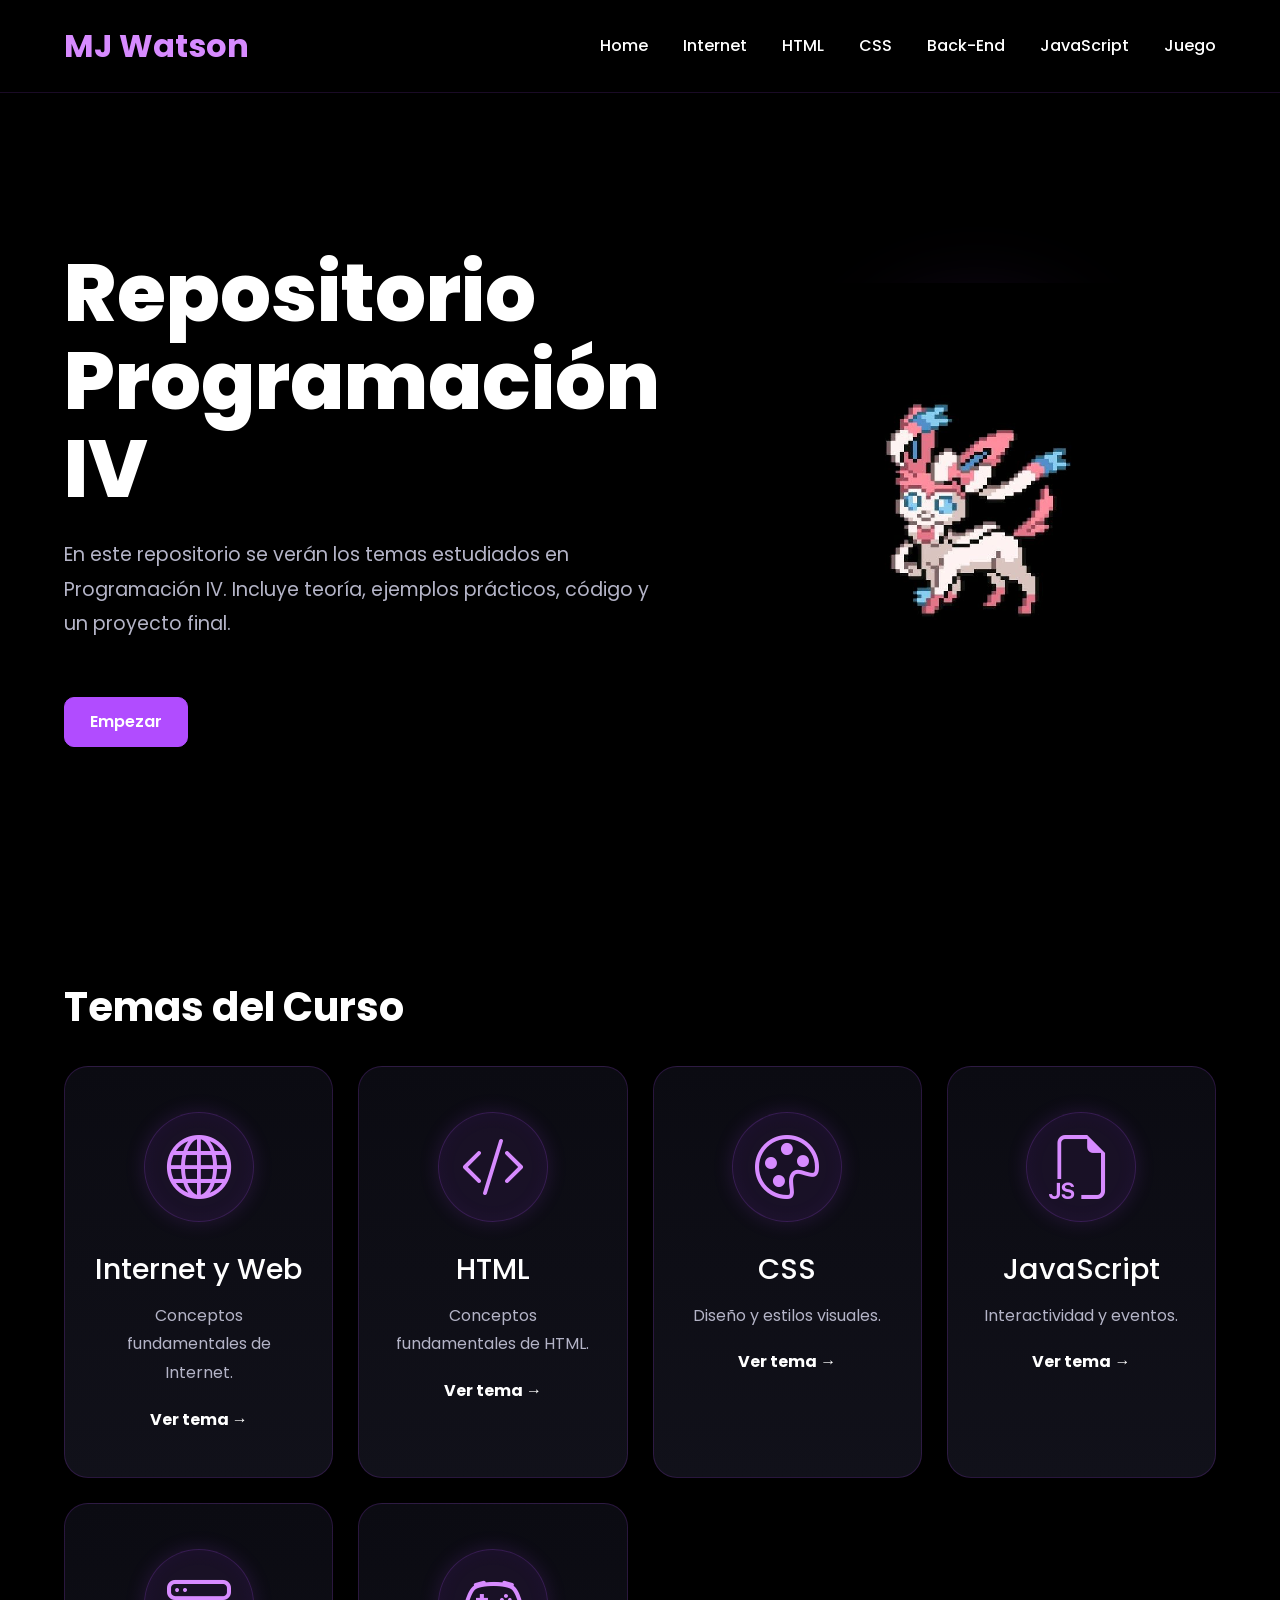
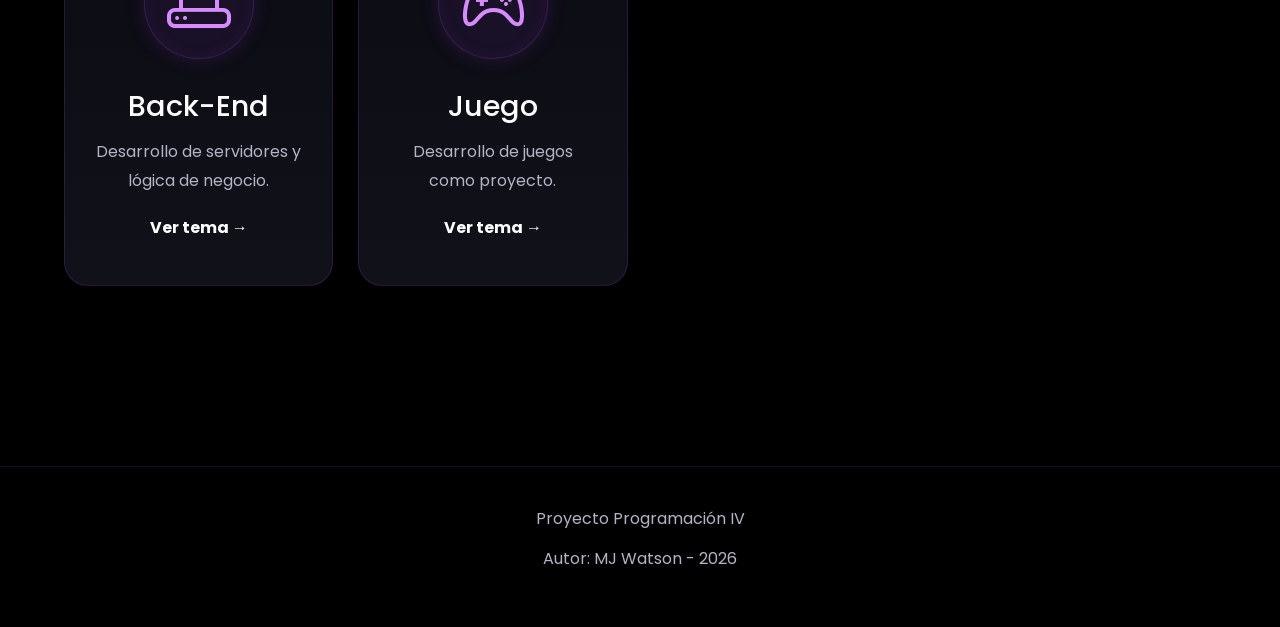
<file: index.html>
<!DOCTYPE html>
<html lang="es">

<head>
    <meta charset="UTF-8">
    <meta name="viewport" content="width=device-width, initial-scale=1.0">
    <title>Repositorio P4</title>
    <link rel="icon" type="image/jpg" href="img/ditto.jpg">
    <link rel="stylesheet" href="https://cdn.jsdelivr.net/npm/bootstrap-icons@1.11.3/font/bootstrap-icons.min.css">
    <link rel="stylesheet" href="https://cdn.jsdelivr.net/npm/bootstrap@5.3.3/dist/css/bootstrap.min.css">
    <link rel="stylesheet" href="css/style.css">
    <script src="https://cdn.jsdelivr.net/npm/bootstrap@5.3.3/dist/js/bootstrap.bundle.min.js" defer></script>
</head>

<body>

    <header class="header">

        <div class="container-custom nav-container">

            <a href="index.html" class="logo">
                MJ Watson
            </a>
            <nav class="nav-links">
                <a href="index.html">Home</a>
                <a href="pages/internet.html">Internet</a>
                <a href="pages/html.html">HTML</a>
                <a href="pages/css.html">CSS</a>
                <a href="pages/backend.html">Back-End</a>
                <a href="pages/javascript.html">JavaScript</a>
                <a href="pages/juego.html">Juego</a>
            </nav>

        </div>

    </header>

    <section class="hero container-custom">

        <div class="hero-text">

            <h1>Repositorio Programación IV</h1>

            <p>
                En este repositorio se verán los temas estudiados en Programación IV.
                Incluye teoría, ejemplos prácticos, código y un proyecto final.
            </p>

            <a href="pages/internet.html" class="btn-custom">
                Empezar
            </a>

        </div>

        <div class="hero-image">
            <img src="img/mi_transexual_fav.jpg" alt="imagen_inicio">
        </div>

    </section>

    <section class="content-section container-custom">

        <h2 class="section-title">
            Temas del Curso
        </h2>
        <div class="card-grid">

            <a href="pages/internet.html" class="card-link">
                <div class="card-dark">
                    <i class="bi bi-globe icon-card"></i>
                    <h3>Internet y Web</h3>
                    <p>
                        Conceptos fundamentales de Internet.
                    </p>
                    <b> Ver tema →</b>
                </div>
            </a>
            <a href="pages/html.html" class="card-link">
                <div class="card-dark">
                    <i class="bi bi-code-slash icon-card"></i>
                    <h3>HTML</h3>
                    <p>
                        Conceptos fundamentales de HTML.
                    </p>
                    <b> Ver tema →</b>
                </div>
            </a>

            <a href="pages/css.html" class="card-link">
                <div class="card-dark">
                    <i class="bi bi-palette icon-card"></i>
                    <h3>CSS</h3>
                    <p>
                        Diseño y estilos visuales.
                    </p>
                    <b> Ver tema →</b>
                </div>
            </a>
            <a href="pages/javascript.html" class="card-link">
                <div class="card-dark">
                    <i class="bi bi-filetype-js icon-card"></i>
                    <h3>JavaScript</h3>
                    <p>Interactividad y eventos.</p>
                    <b> Ver tema →</b>
                </div>
            </a>
            <a href="pages/backend.html" class="card-link">
                <div class="card-dark">
                    <i class="bi bi-hdd-rack icon-card"></i>
                    <h3>Back-End</h3>
                    <p>Desarrollo de servidores y lógica de negocio.</p>
                    <b> Ver tema →</b>
                </div>
            </a>
            <a href="pages/juego.html" class="card-link">
                <div class="card-dark">
                    <i class="bi bi-controller icon-card"></i>
                    <h3>Juego</h3>
                    <p>Desarrollo de juegos como proyecto.</p>
                    <b> Ver tema →</b>
                </div>
            </a>
        </div>

    </section>

    <footer class="footer">
        <p>Proyecto Programación IV
        </p>
        <p>Autor: MJ Watson - 2026</p>
    </footer>

</body>

</html>
</file>
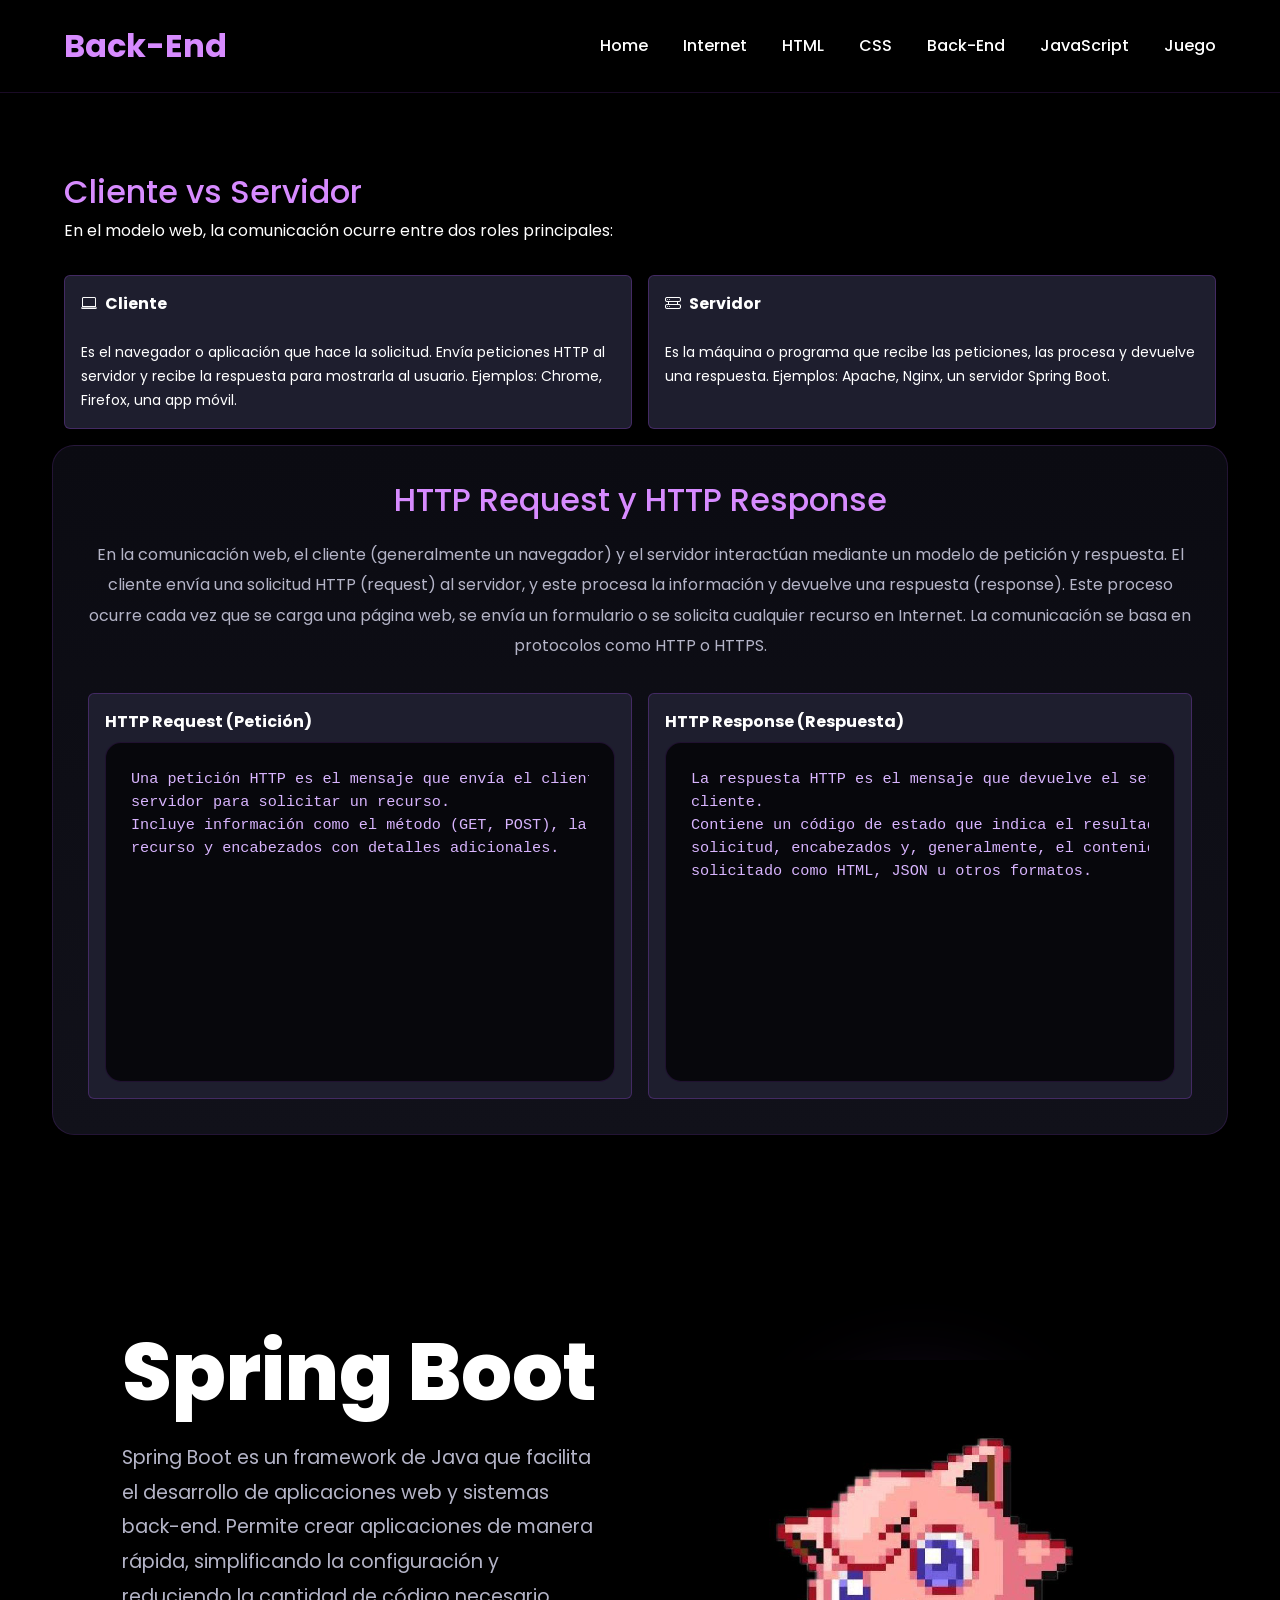
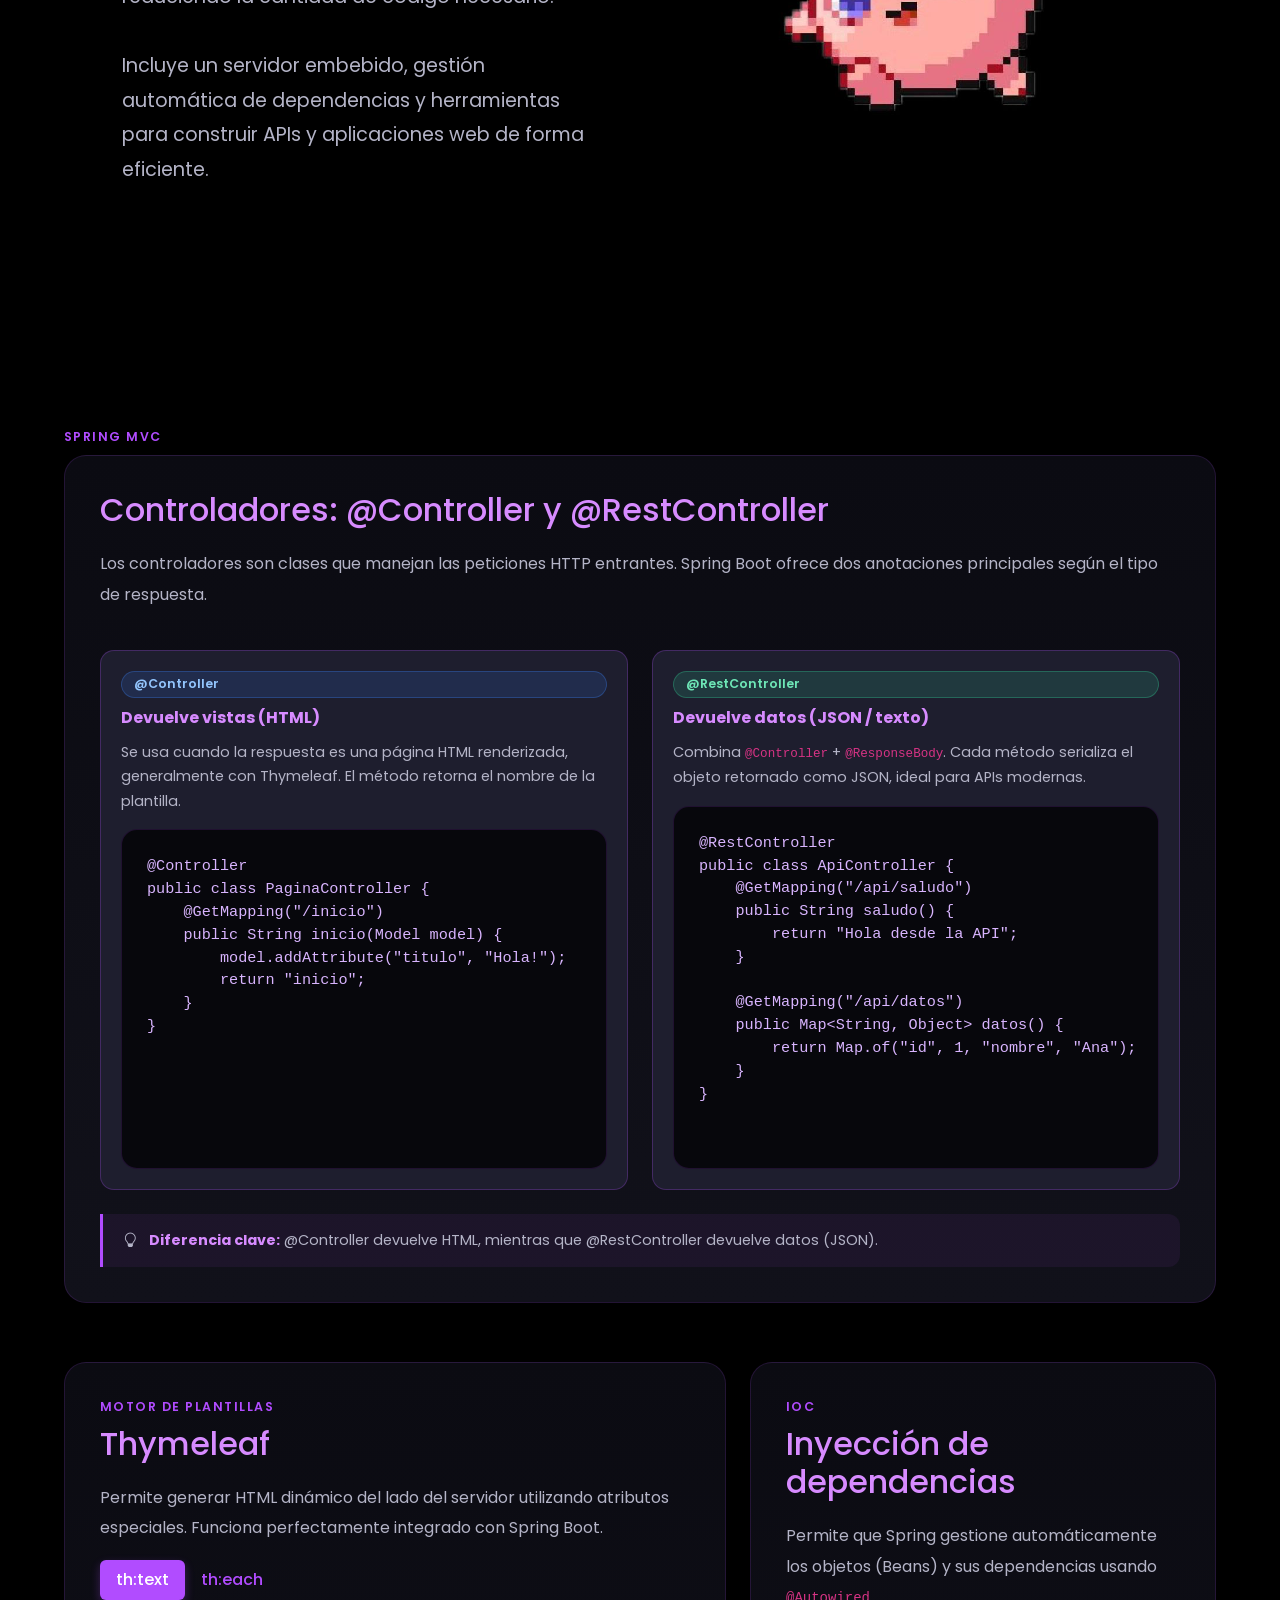
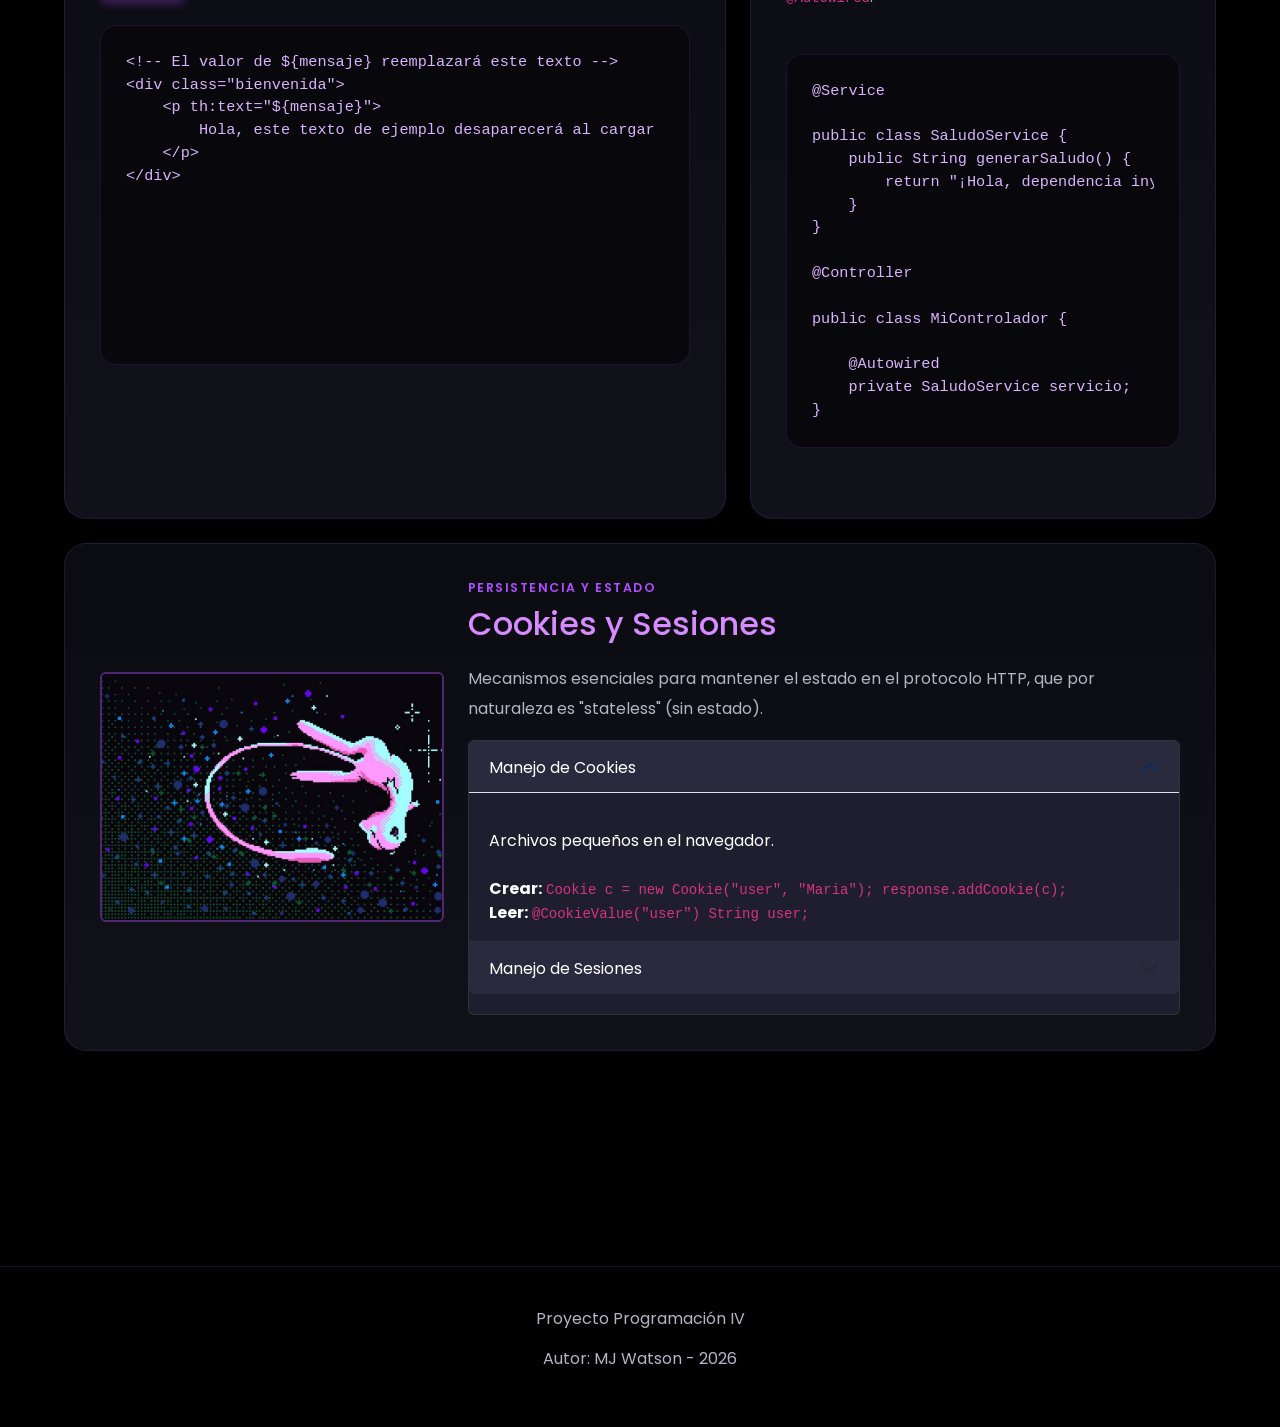
<file: pages/backend.html>
<!DOCTYPE html>
<html lang="es">

<head>
    <meta charset="UTF-8">
    <meta name="viewport" content="width=device-width, initial-scale=1.0">
    <title>Repositorio P4</title>
    <link rel="icon" type="image/jpg" href="../img/ditto.jpg">


    <link rel="stylesheet" href="https://cdn.jsdelivr.net/npm/bootstrap@5.3.3/dist/css/bootstrap.min.css">
    <link rel="stylesheet" href="https://cdn.jsdelivr.net/npm/bootstrap-icons@1.11.3/font/bootstrap-icons.min.css">
    <link rel="stylesheet" href="../css/style.css">
    <script src="https://cdn.jsdelivr.net/npm/bootstrap@5.3.3/dist/js/bootstrap.bundle.min.js" defer></script>
</head>

<body>

    <header class="header">

        <div class="container-custom nav-container">

            <a href="../index.html" class="logo">
                Back-End
            </a>

            <nav class="nav-links">
                <a href="../index.html">Home</a>
                <a href="internet.html">Internet</a>
                <a href="html.html">HTML</a>
                <a href="css.html">CSS</a>
                <a href="backend.html">Back-End</a>
                <a href="javascript.html">JavaScript</a>
                <a href="juego.html">Juego</a>
            </nav>

        </div>

    </header>

    <section class="content-section container-custom">
        <h2 class=" bg-purple">Cliente vs Servidor</h2>
        <p>En el modelo web, la comunicación ocurre entre dos roles principales:</p>
        <div class="row g-3 mt-2 align-items-stretch">
            <div class="col-md-6">
                <div class="mb-0 p-3 rounded h-100" style="background:#1e1e2e; border:1px solid rgba(177,76,255,0.25);">
                    <strong><i class="bi bi-laptop me-2"></i>Cliente</strong><br></br> <small>Es el navegador o
                        aplicación
                        que hace la solicitud. Envía peticiones HTTP al servidor y
                        recibe la respuesta para mostrarla al usuario. Ejemplos: Chrome, Firefox, una app
                        móvil.</small>
                </div>
            </div>
            <div class="col-md-6">
                <div class="mb-0 p-3 rounded h-100" style="background:#1e1e2e; border:1px solid rgba(177,76,255,0.25);">
                    <strong><i class="bi bi-hdd-rack me-2"></i>Servidor</strong><br><br>
                    <small>Es la máquina o programa que recibe las peticiones, las procesa y devuelve una
                        respuesta. Ejemplos: Apache, Nginx, un servidor Spring Boot.</small>
                </div>
            </div>
        </div>

        <div class="row align-items-center mt-3">
            <div class="content-box">
                <h2 class="text-center">HTTP Request y HTTP Response</h2>
                <p class="text-center">
                    En la comunicación web, el cliente (generalmente un navegador) y el servidor interactúan mediante un
                    modelo de petición y respuesta.
                    El cliente envía una solicitud HTTP (request) al servidor, y este procesa la información y devuelve
                    una respuesta (response). Este proceso ocurre cada vez que se carga una página web, se envía un
                    formulario o se solicita
                    cualquier recurso en Internet.
                    La comunicación se basa en protocolos como HTTP o HTTPS.
                </p>
                <div class="row g-3 mt-2 align-items-stretch">
                    <div class="col-md-6">
                        <div class="mb-0 p-3 rounded h-100"
                            style="background:#1e1e2e; border:1px solid rgba(177,76,255,0.25);">
                            <strong>HTTP Request (Petición)</strong>
                            <div class="code-box mt-2">
                                <pre>
Una petición HTTP es el mensaje que envía el cliente al 
servidor para solicitar un recurso. 
Incluye información como el método (GET, POST), la ruta del 
recurso y encabezados con detalles adicionales.
</pre>
                            </div>
                        </div>
                    </div>
                    <div class="col-md-6">
                        <div class="mb-0 p-3 rounded h-100"
                            style="background:#1e1e2e; border:1px solid rgba(177,76,255,0.25);">
                            <strong>HTTP Response (Respuesta)</strong>
                            <div class="code-box mt-2">
                                <pre>
La respuesta HTTP es el mensaje que devuelve el servidor al 
cliente. 
Contiene un código de estado que indica el resultado de la 
solicitud, encabezados y, generalmente, el contenido 
solicitado como HTML, JSON u otros formatos.
</pre>
                            </div>
                        </div>
                    </div>
                </div>
            </div>
        </div>
        <section class="hero container-custom">

            <div class="hero-text">

                <h1>Spring Boot</h1>

                <p>

                    Spring Boot es un framework de Java que facilita el desarrollo de aplicaciones web y sistemas
                    back-end.
                    Permite crear aplicaciones de manera rápida, simplificando la configuración y reduciendo la cantidad
                    de código necesario.
                </p>

                <p>
                    Incluye un servidor embebido, gestión automática de dependencias y herramientas para construir APIs
                    y aplicaciones web de forma eficiente.
                </p>

            </div>
            <div class="hero-image">
                <img src="../img/jigglypuff.jpg" alt="imagen_jigglypuff">
            </div>
        </section>
        <div class="section-label mt-5">Spring MVC</div>

        <div class="content-box">
            <h2>Controladores: @Controller y @RestController</h2>
            <p>Los controladores son clases que manejan las peticiones HTTP entrantes. Spring Boot ofrece dos
                anotaciones principales según el tipo de respuesta.</p>

            <div class="row g-4 align-items-stretch mt-3">
                <div class="col-md-6">
                    <div class="inner-card h-100 d-flex flex-column">
                        <span class="diff-badge controller mb-2">@Controller</span>
                        <strong>Devuelve vistas (HTML)</strong>
                        <p class="flex-grow-1">Se usa cuando la respuesta es una página HTML renderizada, generalmente
                            con Thymeleaf. El método retorna el nombre de la plantilla.</p>
                        <div class="code-box mt-auto h-100">
                            <pre class="m-0 h-100">@Controller
public class PaginaController {
    @GetMapping("/inicio")
    public String inicio(Model model) {
        model.addAttribute("titulo", "Hola!");
        return "inicio";
    }
}</pre>
                        </div>
                    </div>
                </div>

                <div class="col-md-6">
                    <div class="inner-card h-100 d-flex flex-column">
                        <span class="diff-badge rest mb-2">@RestController</span>
                        <strong>Devuelve datos (JSON / texto)</strong>
                        <p class="flex-grow-1">Combina <code>@Controller</code> + <code>@ResponseBody</code>. Cada
                            método serializa el objeto retornado como JSON, ideal para APIs modernas.</p>
                        <div class="code-box mt-auto h-100">
                            <pre class="m-0 h-100">@RestController
public class ApiController {
    @GetMapping("/api/saludo")
    public String saludo() {
        return "Hola desde la API";
    }

    @GetMapping("/api/datos")
    public Map&lt;String, Object&gt; datos() {
        return Map.of("id", 1, "nombre", "Ana");
    }
}</pre>
                        </div>
                    </div>
                </div>
            </div>

            <div class="tip-box mt-4">
                <i class="bi bi-lightbulb me-2"></i>
                <strong style="color:var(--primary2)">Diferencia clave:</strong> @Controller devuelve HTML, mientras que
                @RestController devuelve datos (JSON).
            </div>
        </div>

        <div class="row g-4 mt-2">
            <div class="col-md-7">
                <div class="content-box h-100">
                    <div class="section-label">Motor de plantillas</div>
                    <h2>Thymeleaf</h2>
                    <p>Permite generar HTML dinámico del lado del servidor utilizando atributos especiales. Funciona
                        perfectamente integrado con Spring Boot.</p>

                    <ul class="nav nav-pills mb-3" id="pills-tab" role="tablist">
                        <li class="nav-item" role="presentation">
                            <button class="nav-link active" data-bs-toggle="pill" data-bs-target="#pills-text"
                                type="button">th:text</button>
                        </li>
                        <li class="nav-item" role="presentation">
                            <button class="nav-link" data-bs-toggle="pill" data-bs-target="#pills-each"
                                type="button">th:each</button>
                        </li>
                    </ul>
                    <div class="tab-content" id="pills-tabContent">
                        <div class="tab-pane fade show active" id="pills-text">
                            <div class="code-box">
                                <pre class="m-0">&lt;!-- El valor de ${mensaje} reemplazará este texto --&gt;
&lt;div class="bienvenida"&gt;
    &lt;p th:text="${mensaje}"&gt;
        Hola, este texto de ejemplo desaparecerá al cargar la página.
    &lt;/p&gt;
&lt;/div&gt;</pre>
                            </div>
                        </div>
                        <div class="tab-pane fade" id="pills-each">
                            <p>Itera listas de objetos para crear elementos repetitivos.</p>
                            <div class="code-box">
                                <pre class="m-0">&lt;!-- Genera elementos de lista iterando la colección --&gt;
&lt;ul&gt;
    &lt;li th:each="f : ${frutas}" th:text="${f}"&gt;
        Manzana (Este es un texto de ejemplo de relleno)
    &lt;/li&gt;
&lt;/ul&gt;</pre>
                            </div>
                        </div>
                    </div>
                </div>
            </div>

            <div class="col-md-5">
                <div class="content-box h-100 d-flex flex-column" style="background-color: #252538;">
                    <div class="section-label">IoC</div>
                    <h2>Inyección de dependencias</h2>

                    <p class="mb-3">Permite que Spring gestione automáticamente los objetos (Beans) y sus
                        dependencias usando <code>@Autowired</code>.</p>

                    <div class="code-box">
                        <pre class="m-0">@Service
                            
public class SaludoService {
    public String generarSaludo() {
        return "¡Hola, dependencia inyectada!";
    }
}

@Controller

public class MiControlador {
    
    @Autowired
    private SaludoService servicio;
}</pre>
                    </div>
                </div>
            </div>
        </div>
        <div class="content-box mt-4">
            <div class="row align-items-center">
                <div class="col-md-4">
                    <img src="../img/cielo.jpg" alt="Cielo decorativo" class="img-fluid rounded"
                        style="object-fit: cover; height: 100%; min-height: 250px; border: 2px solid rgba(177,76,255,0.4);">
                </div>
                <div class="col-md-8">
                    <div class="section-label">Persistencia y Estado</div>
                    <h2>Cookies y Sesiones</h2>
                    <p>Mecanismos esenciales para mantener el estado en el protocolo HTTP, que por naturaleza es
                        "stateless" (sin estado).</p>

                    <div class="accordion" id="accordionPersistencia">
                        <div class="accordion-item" style="background: #1e1e2e; border-color: #333;">
                            <h2 class="accordion-header">
                                <button class="accordion-button text-white" style="background: #2a2a3f;" type="button"
                                    data-bs-toggle="collapse" data-bs-target="#collapseOne">
                                    Manejo de Cookies
                                </button>
                            </h2>
                            <div id="collapseOne" class="accordion-collapse collapse show"
                                data-bs-parent="#accordionPersistencia">
                                <div class="accordion-body text-white">
                                    Archivos pequeños en el navegador.<br><br>
                                    <strong class="text-white">Crear:</strong>
                                    <code>Cookie c = new Cookie("user", "Maria"); response.addCookie(c);</code><br>
                                    <strong class="text-white">Leer:</strong>
                                    <code>@CookieValue("user") String user;</code>
                                </div>
                            </div>
                        </div>

                        <div class="accordion-item" style="background: #1e1e2e; border-color: #333;">
                            <h2 class="accordion-header">
                                <button class="accordion-button collapsed text-white" style="background: #2a2a3f;"
                                    type="button" data-bs-toggle="collapse" data-bs-target="#collapseTwo">
                                    Manejo de Sesiones
                                </button>
                            </h2>
                            <div id="collapseTwo" class="accordion-collapse collapse"
                                data-bs-parent="#accordionPersistencia">
                                <div class="accordion-body text-white">
                                    Almacenan datos temporalmente en el servidor.<br><br>
                                    <strong class="text-white">Guardar:</strong>
                                    <code>session.setAttribute("user", "Carlos");</code><br>
                                    <strong class="text-white">Destruir:</strong> <code>session.invalidate();</code>
                                </div>
                            </div>
                        </div>
                    </div>
                </div>
            </div>
        </div>
    </section>


    <footer class="footer">
        <p>Proyecto Programación IV
        </p>
        <p>Autor: MJ Watson - 2026</p>
    </footer>

</body>

</html>
</file>
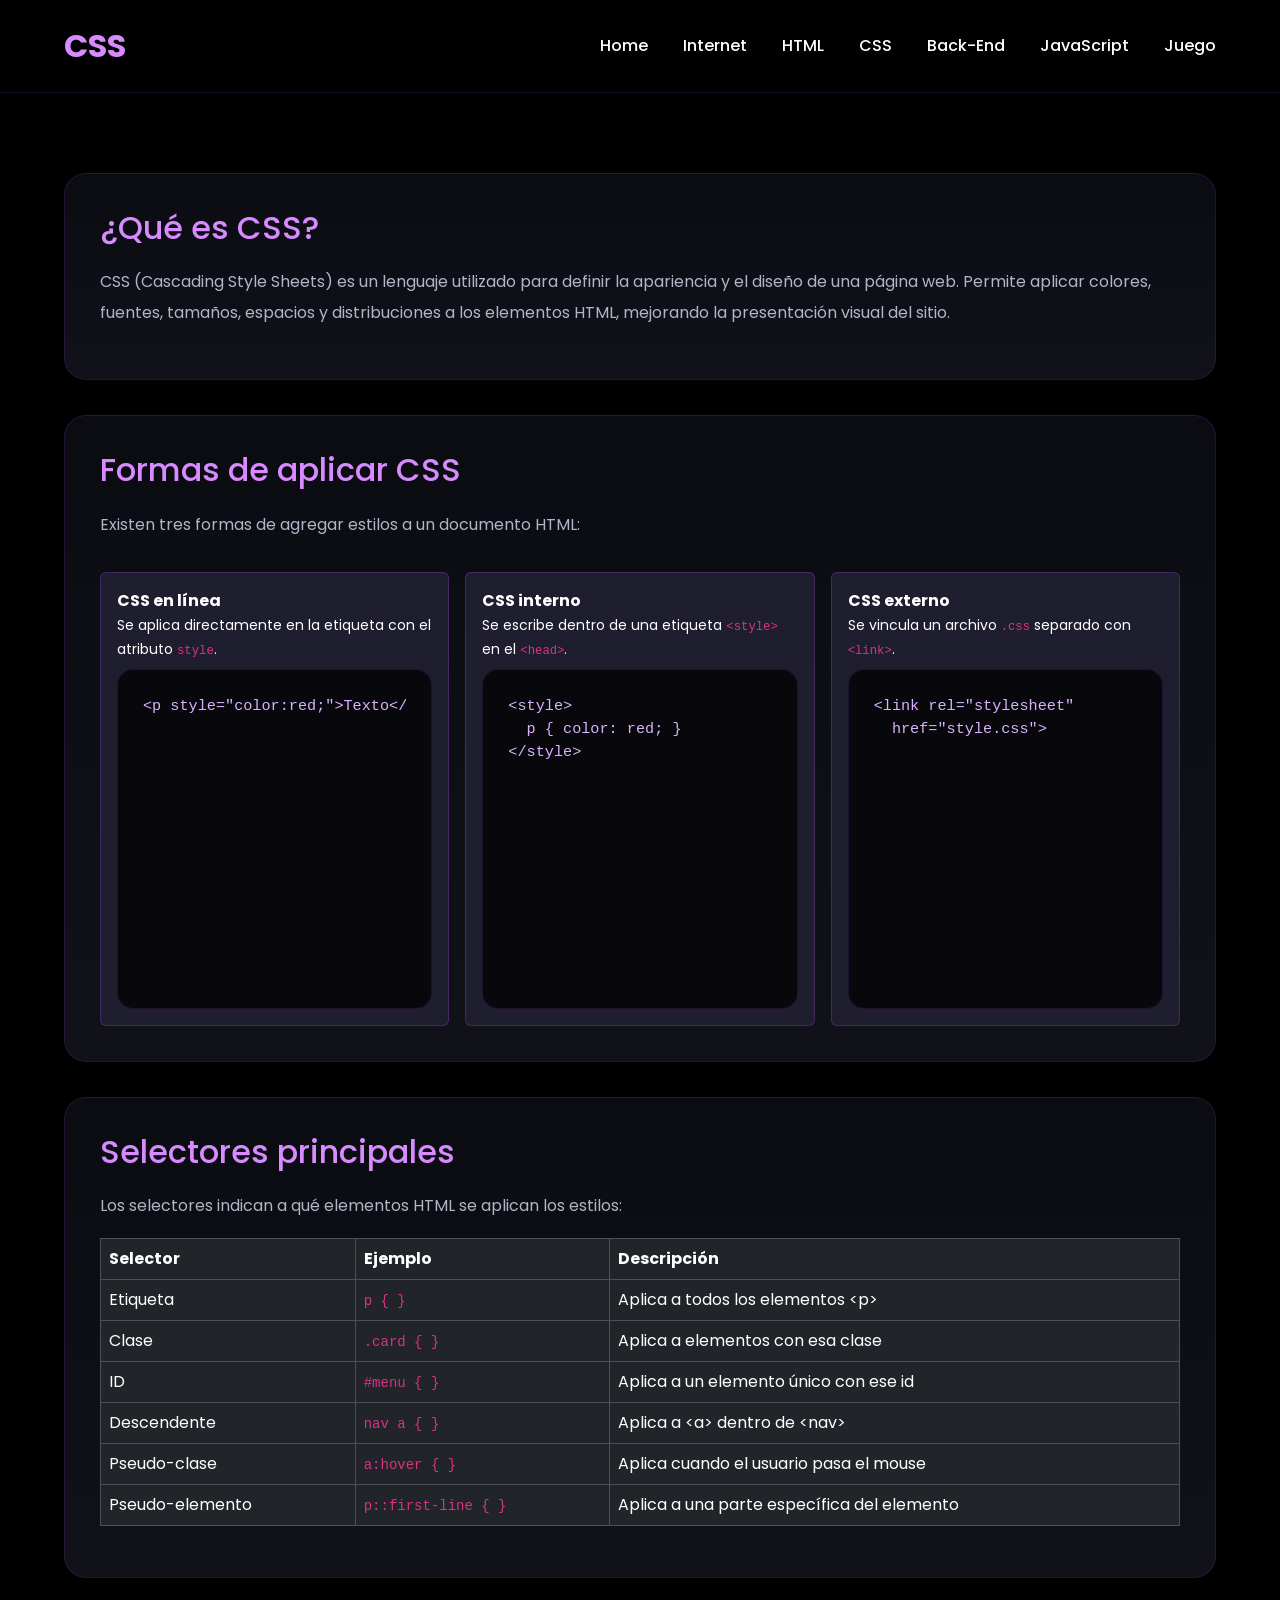
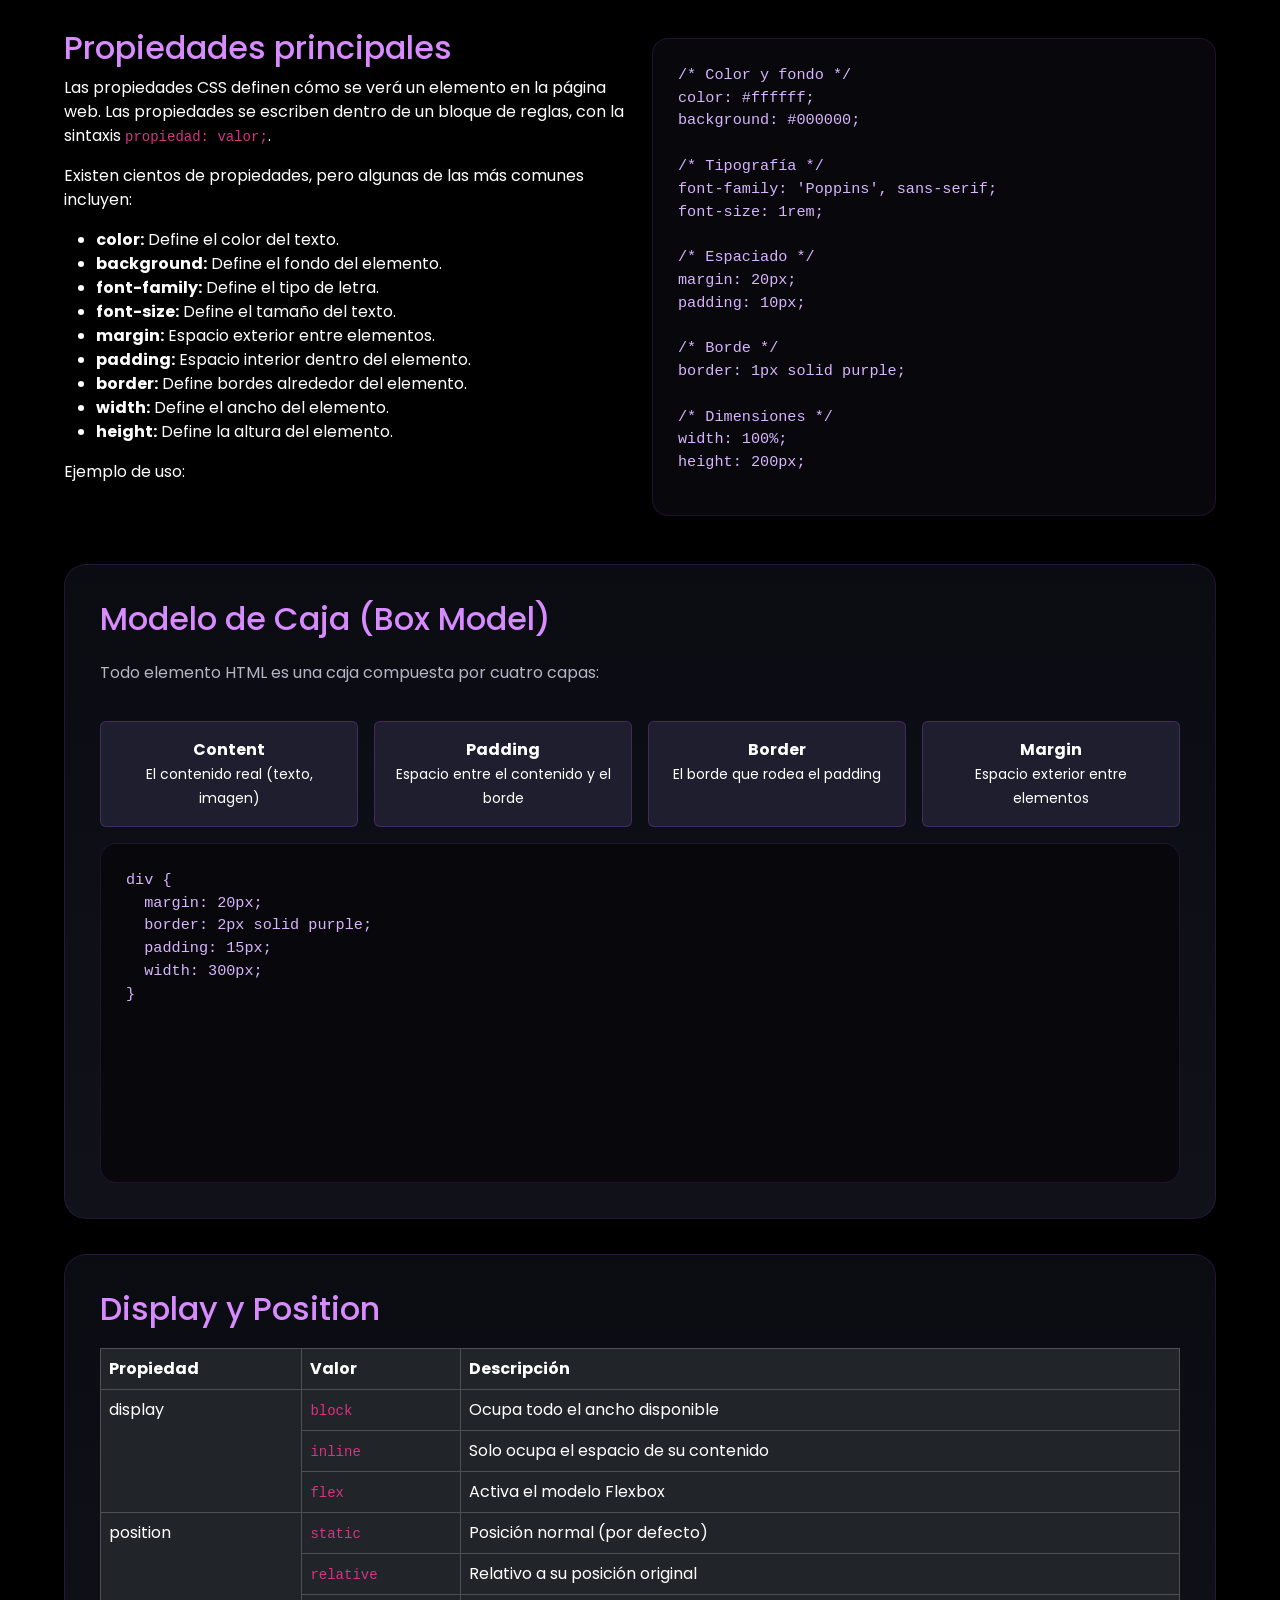
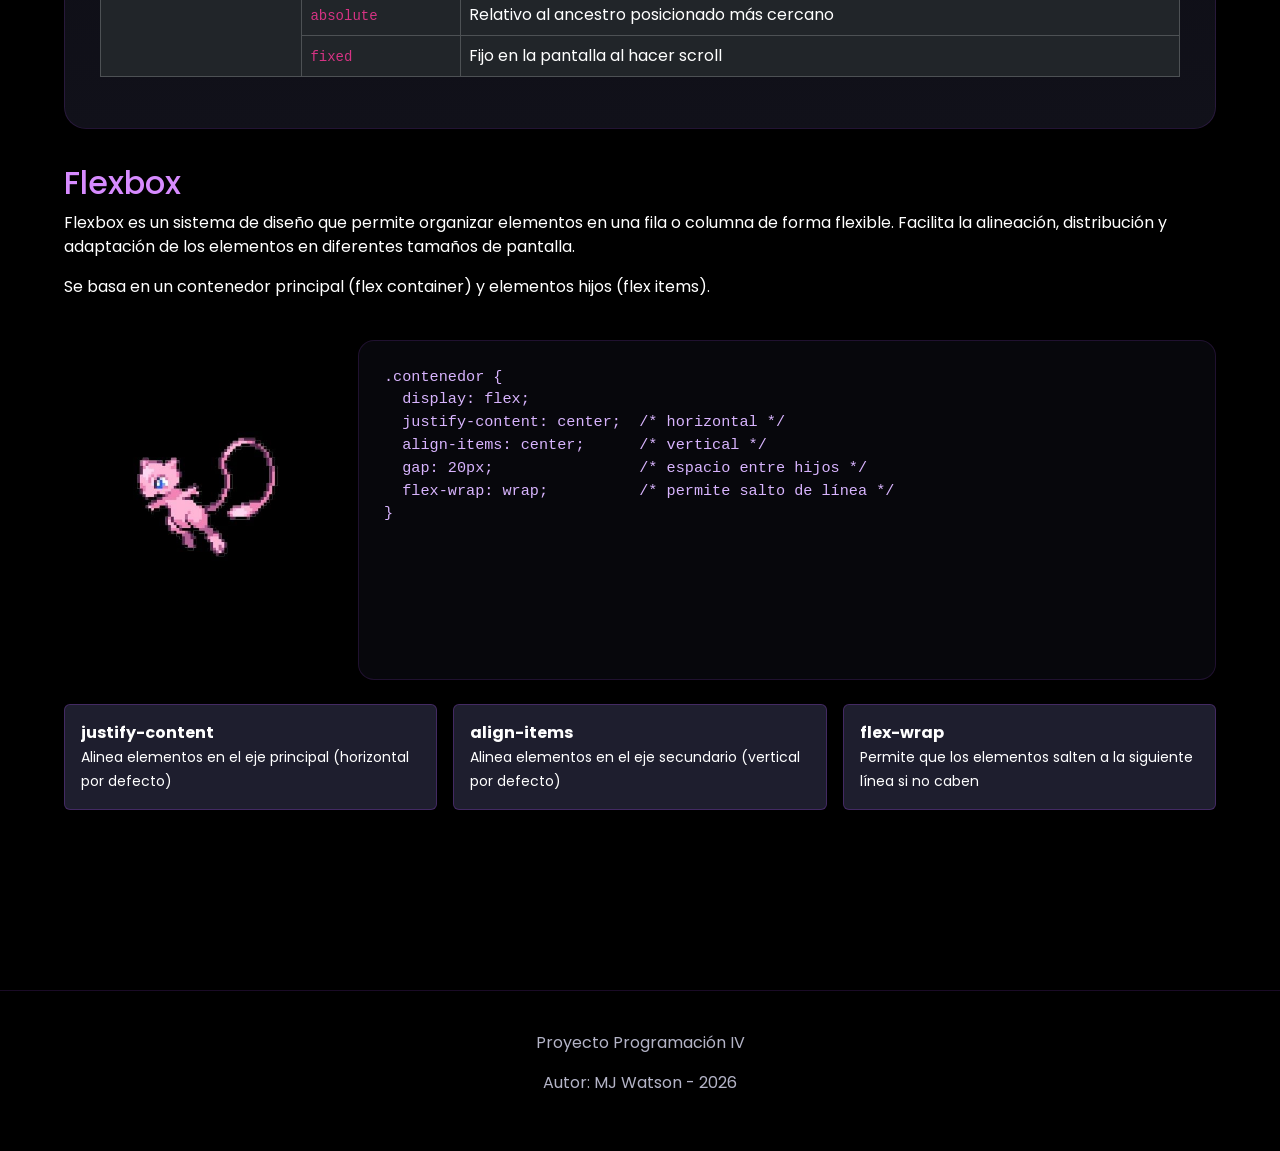
<file: pages/css.html>
<!DOCTYPE html>
<html lang="es">

<head>
    <meta charset="UTF-8">
    <meta name="viewport" content="width=device-width, initial-scale=1.0">
    <title>Repositorio P4</title>
    <link rel="icon" type="image/jpg" href="../img/ditto.jpg">

    <link rel="stylesheet" href="https://cdn.jsdelivr.net/npm/bootstrap@5.3.3/dist/css/bootstrap.min.css">
    <link rel="stylesheet" href="https://cdn.jsdelivr.net/npm/bootstrap-icons@1.11.3/font/bootstrap-icons.min.css">
    <link rel="stylesheet" href="../css/style.css">
    <script src="https://cdn.jsdelivr.net/npm/bootstrap@5.3.3/dist/js/bootstrap.bundle.min.js" defer></script>
</head>

<body>

    <header class="header">

        <div class="container-custom nav-container">

            <a href="../index.html" class="logo">
                CSS
            </a>

            <nav class="nav-links">
                <a href="../index.html">Home</a>
                <a href="internet.html">Internet</a>
                <a href="html.html">HTML</a>
                <a href="css.html">CSS</a>
                <a href="backend.html">Back-End</a>
                <a href="javascript.html">JavaScript</a>
                <a href="juego.html">Juego</a>
            </nav>

        </div>

    </header>

    <section class="content-section container-custom">
        <div class="content-box">
            <h2>¿Qué es CSS?</h2>
            <p>
                CSS (Cascading Style Sheets) es un lenguaje utilizado para definir la apariencia y el diseño de una
                página web.
                Permite aplicar colores, fuentes, tamaños, espacios y distribuciones a los elementos HTML, mejorando la
                presentación visual del sitio.
            </p>
        </div>

        <div class="content-box">
            <h2>Formas de aplicar CSS</h2>
            <p>Existen tres formas de agregar estilos a un documento HTML:</p>
            <div class="row g-3 mt-2 align-items-stretch">
                <div class="col-md-4">
                    <div class="mb-0 p-3 rounded h-100"
                        style="background:#1e1e2e; border:1px solid rgba(177,76,255,0.25);">
                        <strong>CSS en línea</strong><br>
                        <small>Se aplica directamente en la etiqueta con el atributo <code>style</code>.</small>
                        <div class="code-box mt-2">
                            <pre>&lt;p style="color:red;"&gt;Texto&lt;/p&gt;</pre>
                        </div>
                    </div>
                </div>
                <div class="col-md-4">
                    <div class="mb-0 p-3 rounded h-100"
                        style="background:#1e1e2e; border:1px solid rgba(177,76,255,0.25);">
                        <strong>CSS interno</strong><br>
                        <small>Se escribe dentro de una etiqueta <code>&lt;style&gt;</code> en el
                            <code>&lt;head&gt;</code>.</small>
                        <div class="code-box mt-2">
                            <pre>&lt;style&gt;
  p { color: red; }
&lt;/style&gt;</pre>
                        </div>
                    </div>
                </div>
                <div class="col-md-4">
                    <div class="mb-0 p-3 rounded h-100"
                        style="background:#1e1e2e; border:1px solid rgba(177,76,255,0.25);">
                        <strong>CSS externo</strong><br>
                        <small>Se vincula un archivo <code>.css</code> separado con <code>&lt;link&gt;</code>.</small>
                        <div class="code-box mt-2">
                            <pre>&lt;link rel="stylesheet"
  href="style.css"&gt;</pre>
                        </div>
                    </div>
                </div>
            </div>
        </div>

        <div class="content-box">
            <h2>Selectores principales</h2>
            <p>Los selectores indican a qué elementos HTML se aplican los estilos:</p>
            <div class="table-responsive mt-3">
                <table class="table table-dark table-bordered table-hover">
                    <thead>
                        <tr>
                            <th>Selector</th>
                            <th>Ejemplo</th>
                            <th>Descripción</th>
                        </tr>
                    </thead>
                    <tbody>
                        <tr>
                            <td>Etiqueta</td>
                            <td><code>p { }</code></td>
                            <td>Aplica a todos los elementos &lt;p&gt;</td>
                        </tr>
                        <tr>
                            <td>Clase</td>
                            <td><code>.card { }</code></td>
                            <td>Aplica a elementos con esa clase</td>
                        </tr>
                        <tr>
                            <td>ID</td>
                            <td><code>#menu { }</code></td>
                            <td>Aplica a un elemento único con ese id</td>
                        </tr>
                        <tr>
                            <td>Descendente</td>
                            <td><code>nav a { }</code></td>
                            <td>Aplica a &lt;a&gt; dentro de &lt;nav&gt;</td>
                        </tr>
                        <tr>
                            <td>Pseudo-clase</td>
                            <td><code>a:hover { }</code></td>
                            <td>Aplica cuando el usuario pasa el mouse</td>
                        </tr>
                        <tr>
                            <td>Pseudo-elemento</td>
                            <td><code>p::first-line { }</code></td>
                            <td>Aplica a una parte específica del elemento</td>
                        </tr>
                    </tbody>
                </table>
            </div>
        </div>
        <div class="row align-items-center mt-3">
            <div class="col-md-6">
                <h2 class="bg-purple">Propiedades principales</h2>
                <p>
                    Las propiedades CSS definen cómo se verá un elemento en la página web. Las propiedades se
                    escriben
                    dentro de un bloque de reglas, con la sintaxis
                    <code>propiedad: valor;</code>.
                </p>
                <p> Existen cientos de propiedades, pero algunas de las más comunes incluyen:
                </p>


                <ul>
                    <li><b>color:</b> Define el color del texto.</li>
                    <li><b>background:</b> Define el fondo del elemento.</li>
                    <li><b>font-family:</b> Define el tipo de letra.</li>
                    <li><b>font-size:</b> Define el tamaño del texto.</li>
                    <li><b>margin:</b> Espacio exterior entre elementos.</li>
                    <li><b>padding:</b> Espacio interior dentro del elemento.</li>
                    <li><b>border:</b> Define bordes alrededor del elemento.</li>
                    <li><b>width:</b> Define el ancho del elemento.</li>
                    <li><b>height:</b> Define la altura del elemento.</li>
                </ul>
                <p>Ejemplo de uso:</p>
            </div>
            <div class="col-md-6">
                <div class="code-box">
                    <pre>/* Color y fondo */
color: #ffffff;
background: #000000;

/* Tipografía */
font-family: 'Poppins', sans-serif;
font-size: 1rem;

/* Espaciado */
margin: 20px;
padding: 10px;

/* Borde */
border: 1px solid purple;

/* Dimensiones */
width: 100%;
height: 200px;</pre>
                </div>
            </div>
        </div>
        <div class="content-box mt-5">
            <h2>Modelo de Caja (Box Model)</h2>
            <p>Todo elemento HTML es una caja compuesta por cuatro capas:</p>
            <div class="row g-3 mt-2 align-items-stretch">
                <div class="col-md-3">
                    <div class="mb-0 p-3 rounded h-100 text-center"
                        style="background:#1e1e2e; border:1px solid rgba(177,76,255,0.25);">
                        <strong>Content</strong><br><small>El contenido real (texto, imagen)</small>
                    </div>
                </div>
                <div class="col-md-3">
                    <div class="mb-0 p-3 rounded h-100 text-center"
                        style="background:#1e1e2e; border:1px solid rgba(177,76,255,0.25);">
                        <strong>Padding</strong><br><small>Espacio entre el contenido y el borde</small>
                    </div>
                </div>
                <div class="col-md-3">
                    <div class="mb-0 p-3 rounded h-100 text-center"
                        style="background:#1e1e2e; border:1px solid rgba(177,76,255,0.25);">
                        <strong>Border</strong><br><small>El borde que rodea el padding</small>
                    </div>
                </div>
                <div class="col-md-3">
                    <div class="mb-0 p-3 rounded h-100 text-center"
                        style="background:#1e1e2e; border:1px solid rgba(177,76,255,0.25);">
                        <strong>Margin</strong><br><small>Espacio exterior entre elementos</small>
                    </div>
                </div>
            </div>
            <div class="code-box mt-3">
                <pre>div {
  margin: 20px;
  border: 2px solid purple;
  padding: 15px;
  width: 300px;
}</pre>
            </div>
        </div>
        <div class="content-box">
            <h2>Display y Position</h2>
            <div class="table-responsive mt-3">
                <table class="table table-dark table-bordered table-hover">
                    <thead>
                        <tr>
                            <th>Propiedad</th>
                            <th>Valor</th>
                            <th>Descripción</th>
                        </tr>
                    </thead>
                    <tbody>
                        <tr>
                            <td rowspan="3">display</td>
                            <td><code>block</code></td>
                            <td>Ocupa todo el ancho disponible</td>
                        </tr>
                        <tr>
                            <td><code>inline</code></td>
                            <td>Solo ocupa el espacio de su contenido</td>
                        </tr>
                        <tr>
                            <td><code>flex</code></td>
                            <td>Activa el modelo Flexbox</td>
                        </tr>
                        <tr>
                            <td rowspan="4">position</td>
                            <td><code>static</code></td>
                            <td>Posición normal (por defecto)</td>
                        </tr>
                        <tr>
                            <td><code>relative</code></td>
                            <td>Relativo a su posición original</td>
                        </tr>
                        <tr>
                            <td><code>absolute</code></td>
                            <td>Relativo al ancestro posicionado más cercano</td>
                        </tr>
                        <tr>
                            <td><code>fixed</code></td>
                            <td>Fijo en la pantalla al hacer scroll</td>
                        </tr>
                    </tbody>
                </table>
            </div>
        </div>

        <h2 class="bg-purple">Flexbox</h2>

        <p>
            Flexbox es un sistema de diseño que permite organizar elementos en una fila o columna de forma flexible.
            Facilita la alineación, distribución y adaptación de los elementos en diferentes tamaños de pantalla.
        </p>

        <p>
            Se basa en un contenedor principal (flex container) y elementos hijos (flex items).
        </p>

        <div class="row align-items-center mt-3">
            <div class="col-md-3">
                <img src="../img/meow_solo.jpg" class="img-fluid rounded" alt="Diagrama Flexbox">
            </div>
            <div class="col-md-9">
                <div class="code-box">

                    <pre>.contenedor {
  display: flex;
  justify-content: center;  /* horizontal */
  align-items: center;      /* vertical */
  gap: 20px;                /* espacio entre hijos */
  flex-wrap: wrap;          /* permite salto de línea */
}</pre>
                </div>
            </div>

        </div>
        <div class="row g-3 mt-2 align-items-stretch">
            <div class="col-md-4">
                <div class="mb-0 p-3 rounded h-100" style="background:#1e1e2e; border:1px solid rgba(177,76,255,0.25);">
                    <strong>justify-content</strong><br>
                    <small>Alinea elementos en el eje principal (horizontal por defecto)</small>
                </div>
            </div>
            <div class="col-md-4">
                <div class="mb-0 p-3 rounded h-100" style="background:#1e1e2e; border:1px solid rgba(177,76,255,0.25);">
                    <strong>align-items</strong><br>
                    <small>Alinea elementos en el eje secundario (vertical por defecto)</small>
                </div>
            </div>
            <div class="col-md-4">
                <div class="mb-0 p-3 rounded h-100" style="background:#1e1e2e; border:1px solid rgba(177,76,255,0.25);">
                    <strong>flex-wrap</strong><br>
                    <small>Permite que los elementos salten a la siguiente línea si no caben</small>
                </div>
            </div>
        </div>
    </section>

    <footer class="footer">
        <p>Proyecto Programación IV
        </p>
        <p>Autor: MJ Watson - 2026</p>
    </footer>

</body>

</html>
</file>
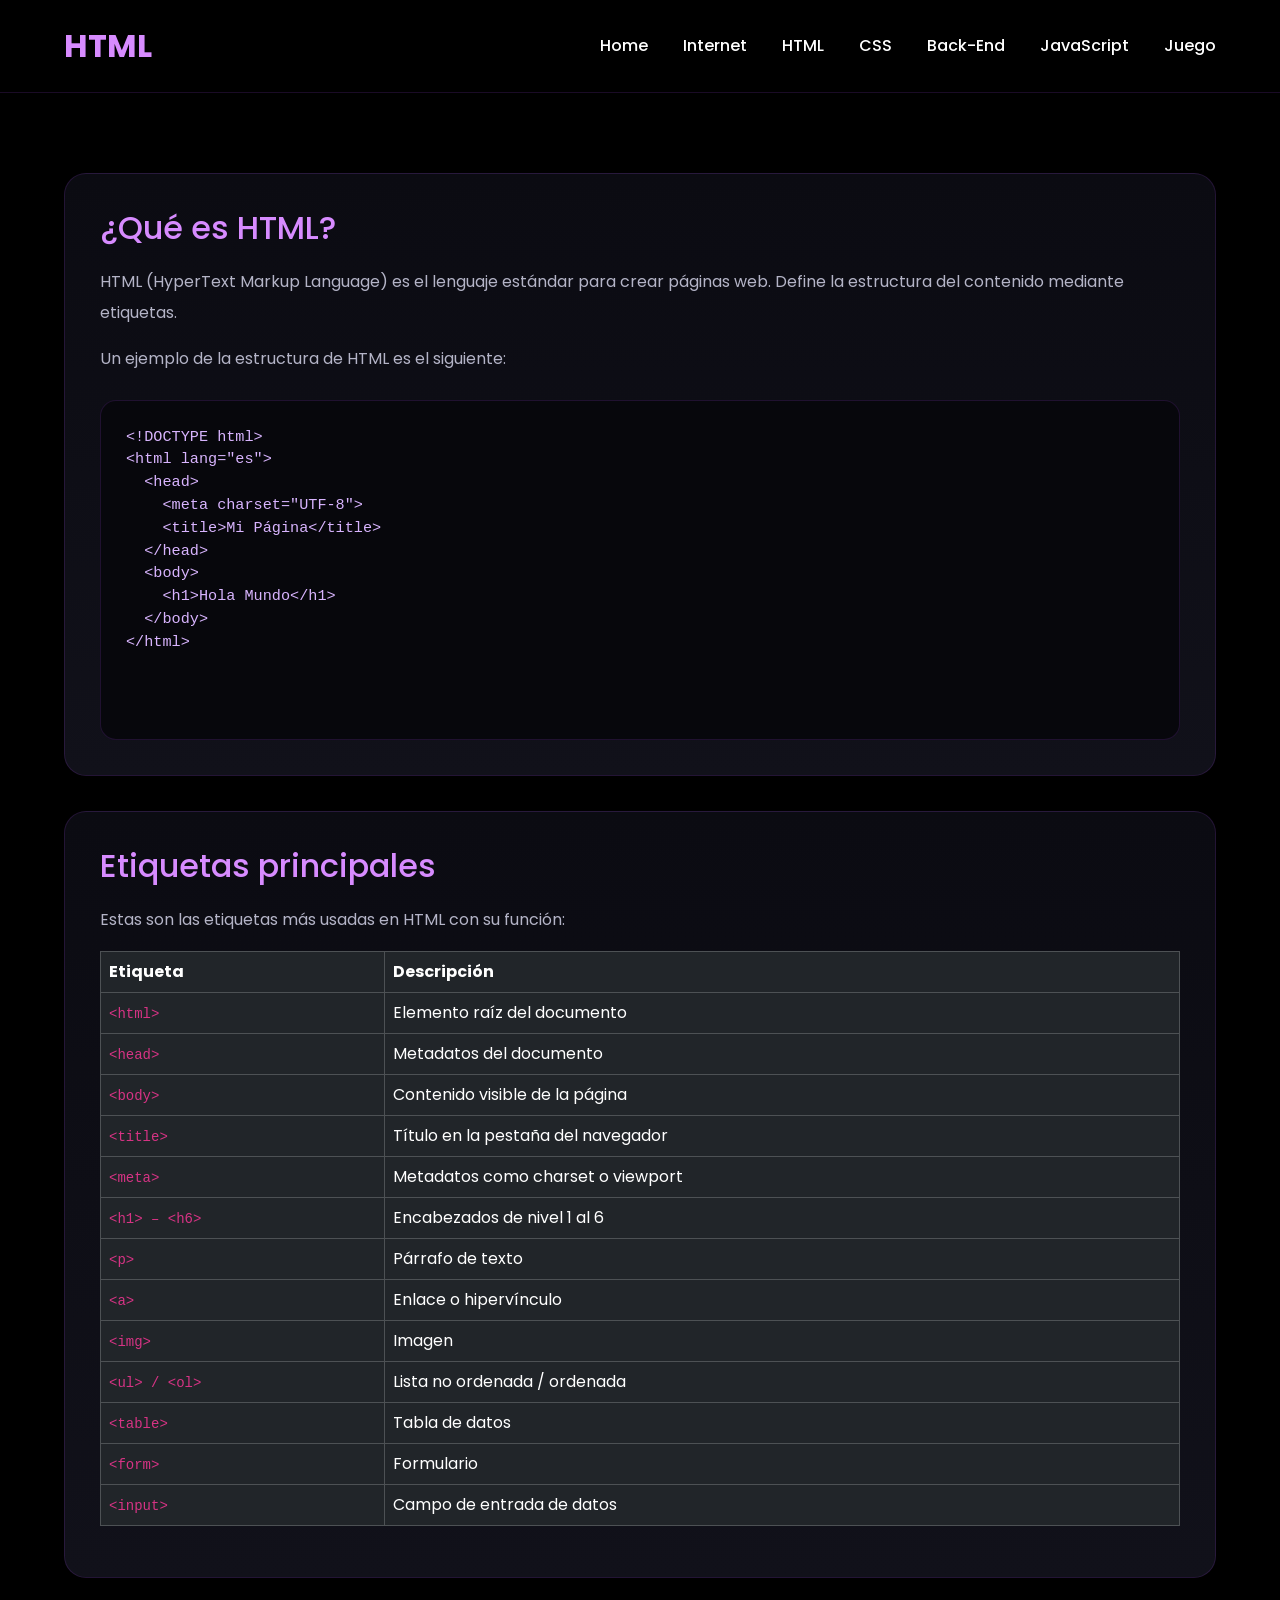
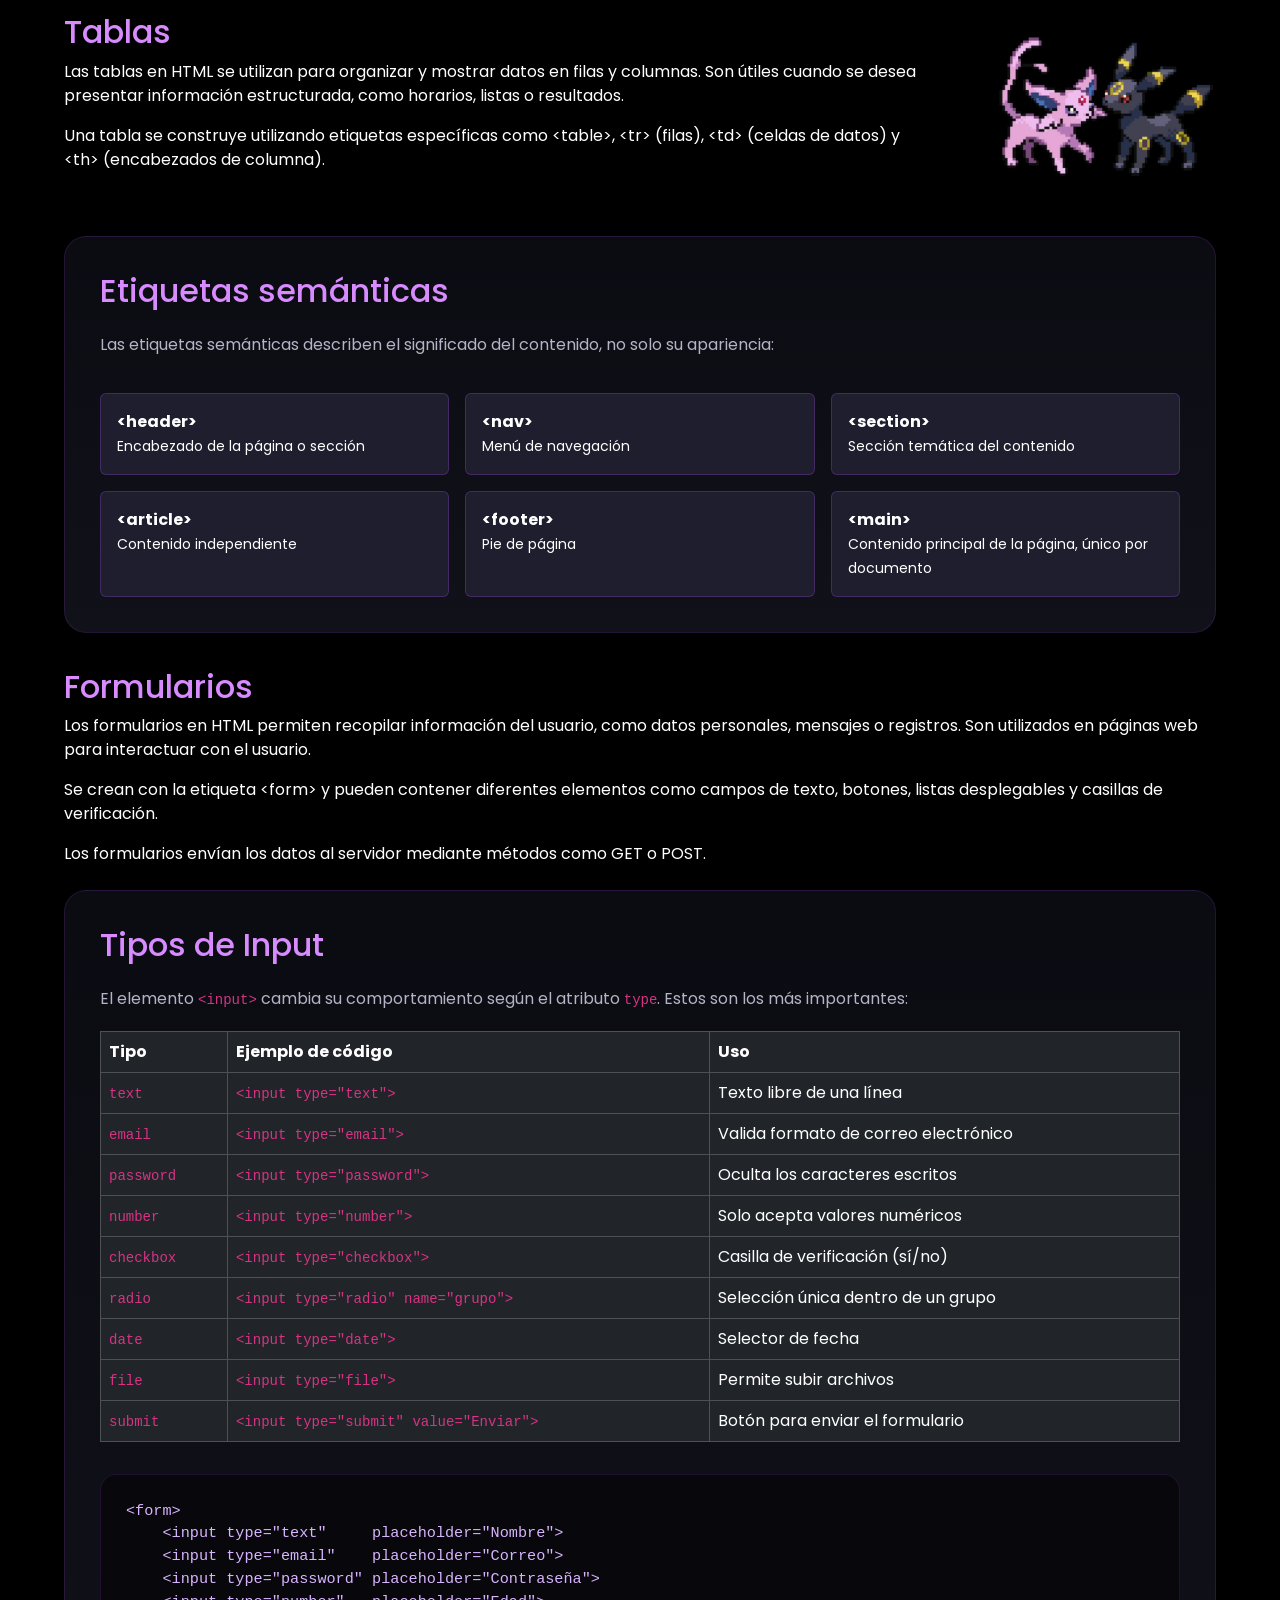
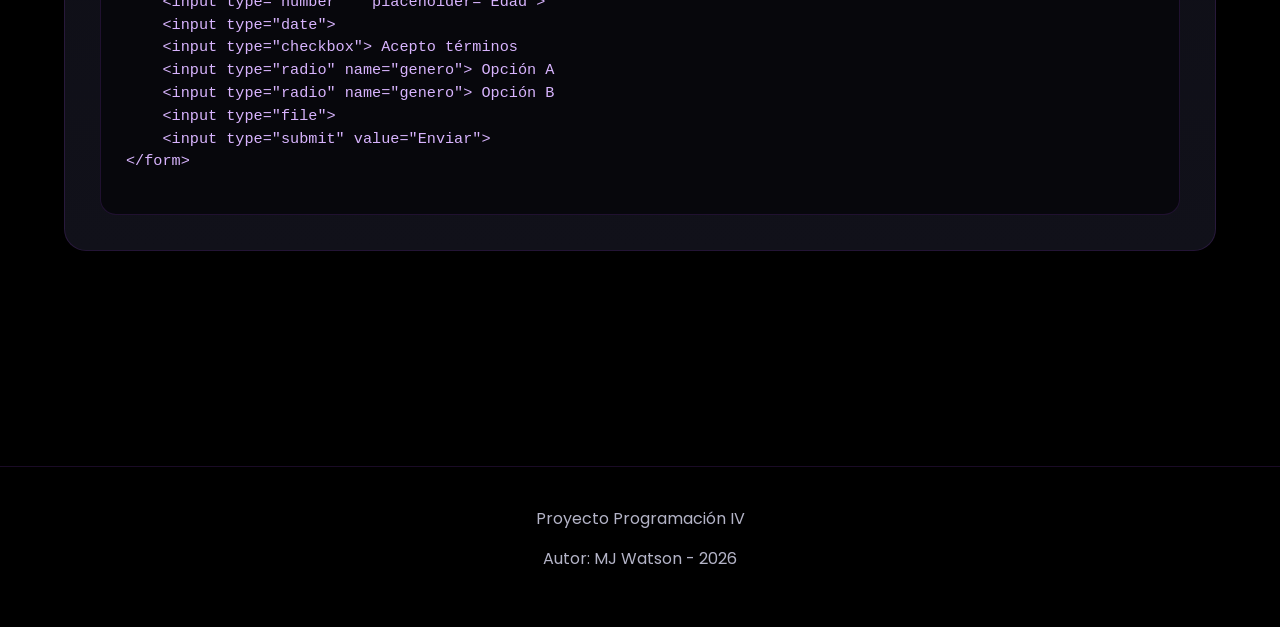
<file: pages/html.html>
<!DOCTYPE html>
<html lang="es">

<head>
    <meta charset="UTF-8">
    <meta name="viewport" content="width=device-width, initial-scale=1.0">
    <title>Repositorio P4</title>
    <link rel="icon" type="image/jpg" href="../img/ditto.jpg">

    <link rel="stylesheet" href="https://cdn.jsdelivr.net/npm/bootstrap@5.3.3/dist/css/bootstrap.min.css">
    <link rel="stylesheet" href="https://cdn.jsdelivr.net/npm/bootstrap-icons@1.11.3/font/bootstrap-icons.min.css">
    <link rel="stylesheet" href="../css/style.css">
    <script src="https://cdn.jsdelivr.net/npm/bootstrap@5.3.3/dist/js/bootstrap.bundle.min.js" defer></script>
</head>

<body>

    <header class="header">

        <div class="container-custom nav-container">

            <a href="../index.html" class="logo">
                HTML
            </a>

            <nav class="nav-links">
                <a href="../index.html">Home</a>
                <a href="internet.html">Internet</a>
                <a href="html.html">HTML</a>
                <a href="css.html">CSS</a>
                <a href="backend.html">Back-End</a>
                <a href="javascript.html">JavaScript</a>
                <a href="juego.html">Juego</a>
            </nav>

        </div>

    </header>

    <section class="content-section container-custom">

        <div class="content-box">
            <h2>¿Qué es HTML?</h2>
            <p>HTML (HyperText Markup Language) es el lenguaje estándar para crear páginas web. Define la estructura del
                contenido mediante etiquetas.</p>
            <p>Un ejemplo de la estructura de HTML es el siguiente:</p>
            <div class="code-box">
                <pre>&lt;!DOCTYPE html&gt;
&lt;html lang="es"&gt;
  &lt;head&gt;
    &lt;meta charset="UTF-8"&gt;
    &lt;title&gt;Mi Página&lt;/title&gt;
  &lt;/head&gt;
  &lt;body&gt;
    &lt;h1&gt;Hola Mundo&lt;/h1&gt;
  &lt;/body&gt;
&lt;/html&gt;</pre>
            </div>
        </div>

        <div class="content-box">
            <h2>Etiquetas principales</h2>
            <p>Estas son las etiquetas más usadas en HTML con su función:</p>
            <div class="table-responsive mt-3">
                <table class="table table-dark table-bordered table-hover">
                    <thead>
                        <tr>
                            <th>Etiqueta</th>
                            <th>Descripción</th>
                        </tr>
                    </thead>
                    <tbody>
                        <tr>
                            <td><code>&lt;html&gt;</code></td>
                            <td>Elemento raíz del documento</td>
                        </tr>
                        <tr>
                            <td><code>&lt;head&gt;</code></td>
                            <td>Metadatos del documento</td>
                        </tr>
                        <tr>
                            <td><code>&lt;body&gt;</code></td>
                            <td>Contenido visible de la página</td>
                        </tr>
                        <tr>
                            <td><code>&lt;title&gt;</code></td>
                            <td>Título en la pestaña del navegador</td>
                        </tr>
                        <tr>
                            <td><code>&lt;meta&gt;</code></td>
                            <td>Metadatos como charset o viewport</td>
                        </tr>
                        <tr>
                            <td><code>&lt;h1&gt; – &lt;h6&gt;</code></td>
                            <td>Encabezados de nivel 1 al 6</td>
                        </tr>
                        <tr>
                            <td><code>&lt;p&gt;</code></td>
                            <td>Párrafo de texto</td>
                        </tr>
                        <tr>
                            <td><code>&lt;a&gt;</code></td>
                            <td>Enlace o hipervínculo</td>
                        </tr>
                        <tr>
                            <td><code>&lt;img&gt;</code></td>
                            <td>Imagen</td>
                        </tr>
                        <tr>
                            <td><code>&lt;ul&gt; / &lt;ol&gt;</code></td>
                            <td>Lista no ordenada / ordenada</td>
                        </tr>
                        <tr>
                            <td><code>&lt;table&gt;</code></td>
                            <td>Tabla de datos</td>
                        </tr>
                        <tr>
                            <td><code>&lt;form&gt;</code></td>
                            <td>Formulario</td>
                        </tr>
                        <tr>
                            <td><code>&lt;input&gt;</code></td>
                            <td>Campo de entrada de datos</td>
                        </tr>
                    </tbody>
                </table>
            </div>
        </div>
        <div class="row align-items-center mt-3">
            <div class="col-md-9">
                <h2 class="bg-purple">Tablas</h2>
                <p>
                    Las tablas en HTML se utilizan para organizar y mostrar datos en filas y columnas.
                    Son útiles cuando se desea presentar información estructurada, como horarios, listas o resultados.
                </p>

                <p>
                    Una tabla se construye utilizando etiquetas específicas como &lt;table&gt;, &lt;tr&gt; (filas),
                    &lt;td&gt; (celdas de datos) y &lt;th&gt; (encabezados de columna).
                </p>
            </div>
            <div class="col-md-3 text-center">
                <img src="../img/espeon_umbreon.jpg" class="img-fluid rounded" alt="Ejemplo de tabla HTML">
            </div>
        </div>
        <div class="content-box mt-5">
            <h2>Etiquetas semánticas</h2>
            <p>Las etiquetas semánticas describen el significado del contenido, no solo su apariencia:</p>
            <div class="row g-3 mt-2 align-items-stretch">
                <div class="col-md-4">
                    <div class="mb-0 p-3 rounded h-100"
                        style="background:#1e1e2e; border:1px solid rgba(177,76,255,0.25);">
                        <strong>&lt;header&gt;</strong><br><small>Encabezado de la
                            página o sección</small>
                    </div>
                </div>
                <div class="col-md-4">
                    <div class="mb-0 p-3 rounded h-100"
                        style="background:#1e1e2e; border:1px solid rgba(177,76,255,0.25);">
                        <strong>&lt;nav&gt;</strong><br><small>Menú de
                            navegación</small>
                    </div>
                </div>
                <div class="col-md-4">
                    <div class="mb-0 p-3 rounded h-100"
                        style="background:#1e1e2e; border:1px solid rgba(177,76,255,0.25);">
                        <strong>&lt;section&gt;</strong><br><small>Sección temática
                            del contenido</small>
                    </div>
                </div>
                <div class="col-md-4">
                    <div class="mb-0 p-3 rounded h-100"
                        style="background:#1e1e2e; border:1px solid rgba(177,76,255,0.25);">
                        <strong>&lt;article&gt;</strong><br><small>Contenido
                            independiente</small>
                    </div>
                </div>
                <div class="col-md-4">
                    <div class="mb-0 p-3 rounded h-100"
                        style="background:#1e1e2e; border:1px solid rgba(177,76,255,0.25);">
                        <strong>&lt;footer&gt;</strong><br><small>Pie de
                            página</small>
                    </div>
                </div>
                <div class="col-md-4">
                    <div class="mb-0 p-3 rounded h-100"
                        style="background:#1e1e2e; border:1px solid rgba(177,76,255,0.25);">
                        <strong>&lt;main&gt;</strong><br><small>Contenido principal de la página, único por
                            documento</small>
                    </div>
                </div>
            </div>
        </div>
        <h2 class="bg-purple">Formularios</h2>
        <p>
            Los formularios en HTML permiten recopilar información del usuario, como datos personales,
            mensajes o registros. Son utilizados en páginas web para interactuar con el usuario.
        </p>
        <p>
            Se crean con la etiqueta &lt;form&gt; y pueden contener diferentes elementos como campos de texto,
            botones, listas desplegables y casillas de verificación.
        </p>
        <p>
            Los formularios envían los datos al servidor mediante métodos como GET o POST.
        </p>

        </div>

        <div class="content-box mt-4">
            <h2>Tipos de Input</h2>
            <p>El elemento <code>&lt;input&gt;</code> cambia su comportamiento según el atributo <code>type</code>.
                Estos son los más importantes:</p>
            <div class="table-responsive mt-3">
                <table class="table table-dark table-bordered table-hover">
                    <thead>
                        <tr>
                            <th>Tipo</th>
                            <th>Ejemplo de código</th>
                            <th>Uso</th>
                        </tr>
                    </thead>
                    <tbody>
                        <tr>
                            <td><code>text</code></td>
                            <td><code>&lt;input type="text"&gt;</code></td>
                            <td>Texto libre de una línea</td>
                        </tr>
                        <tr>
                            <td><code>email</code></td>
                            <td><code>&lt;input type="email"&gt;</code></td>
                            <td>Valida formato de correo electrónico</td>
                        </tr>
                        <tr>
                            <td><code>password</code></td>
                            <td><code>&lt;input type="password"&gt;</code></td>
                            <td>Oculta los caracteres escritos</td>
                        </tr>
                        <tr>
                            <td><code>number</code></td>
                            <td><code>&lt;input type="number"&gt;</code></td>
                            <td>Solo acepta valores numéricos</td>
                        </tr>
                        <tr>
                            <td><code>checkbox</code></td>
                            <td><code>&lt;input type="checkbox"&gt;</code></td>
                            <td>Casilla de verificación (sí/no)</td>
                        </tr>
                        <tr>
                            <td><code>radio</code></td>
                            <td><code>&lt;input type="radio" name="grupo"&gt;</code></td>
                            <td>Selección única dentro de un grupo</td>
                        </tr>
                        <tr>
                            <td><code>date</code></td>
                            <td><code>&lt;input type="date"&gt;</code></td>
                            <td>Selector de fecha</td>
                        </tr>
                        <tr>
                            <td><code>file</code></td>
                            <td><code>&lt;input type="file"&gt;</code></td>
                            <td>Permite subir archivos</td>
                        </tr>
                        <tr>
                            <td><code>submit</code></td>
                            <td><code>&lt;input type="submit" value="Enviar"&gt;</code></td>
                            <td>Botón para enviar el formulario</td>
                        </tr>
                    </tbody>
                </table>
            </div>
            <div class="code-box mt-3">
                <pre>&lt;form&gt;
    &lt;input type="text"     placeholder="Nombre"&gt;
    &lt;input type="email"    placeholder="Correo"&gt;
    &lt;input type="password" placeholder="Contraseña"&gt;
    &lt;input type="number"   placeholder="Edad"&gt;
    &lt;input type="date"&gt;
    &lt;input type="checkbox"&gt; Acepto términos
    &lt;input type="radio" name="genero"&gt; Opción A
    &lt;input type="radio" name="genero"&gt; Opción B
    &lt;input type="file"&gt;
    &lt;input type="submit" value="Enviar"&gt;
&lt;/form&gt;</pre>
            </div>
        </div>
    </section>

    <footer class="footer">
        <p>Proyecto Programación IV
        </p>
        <p>Autor: MJ Watson - 2026</p>
    </footer>

</body>

</html>
</file>
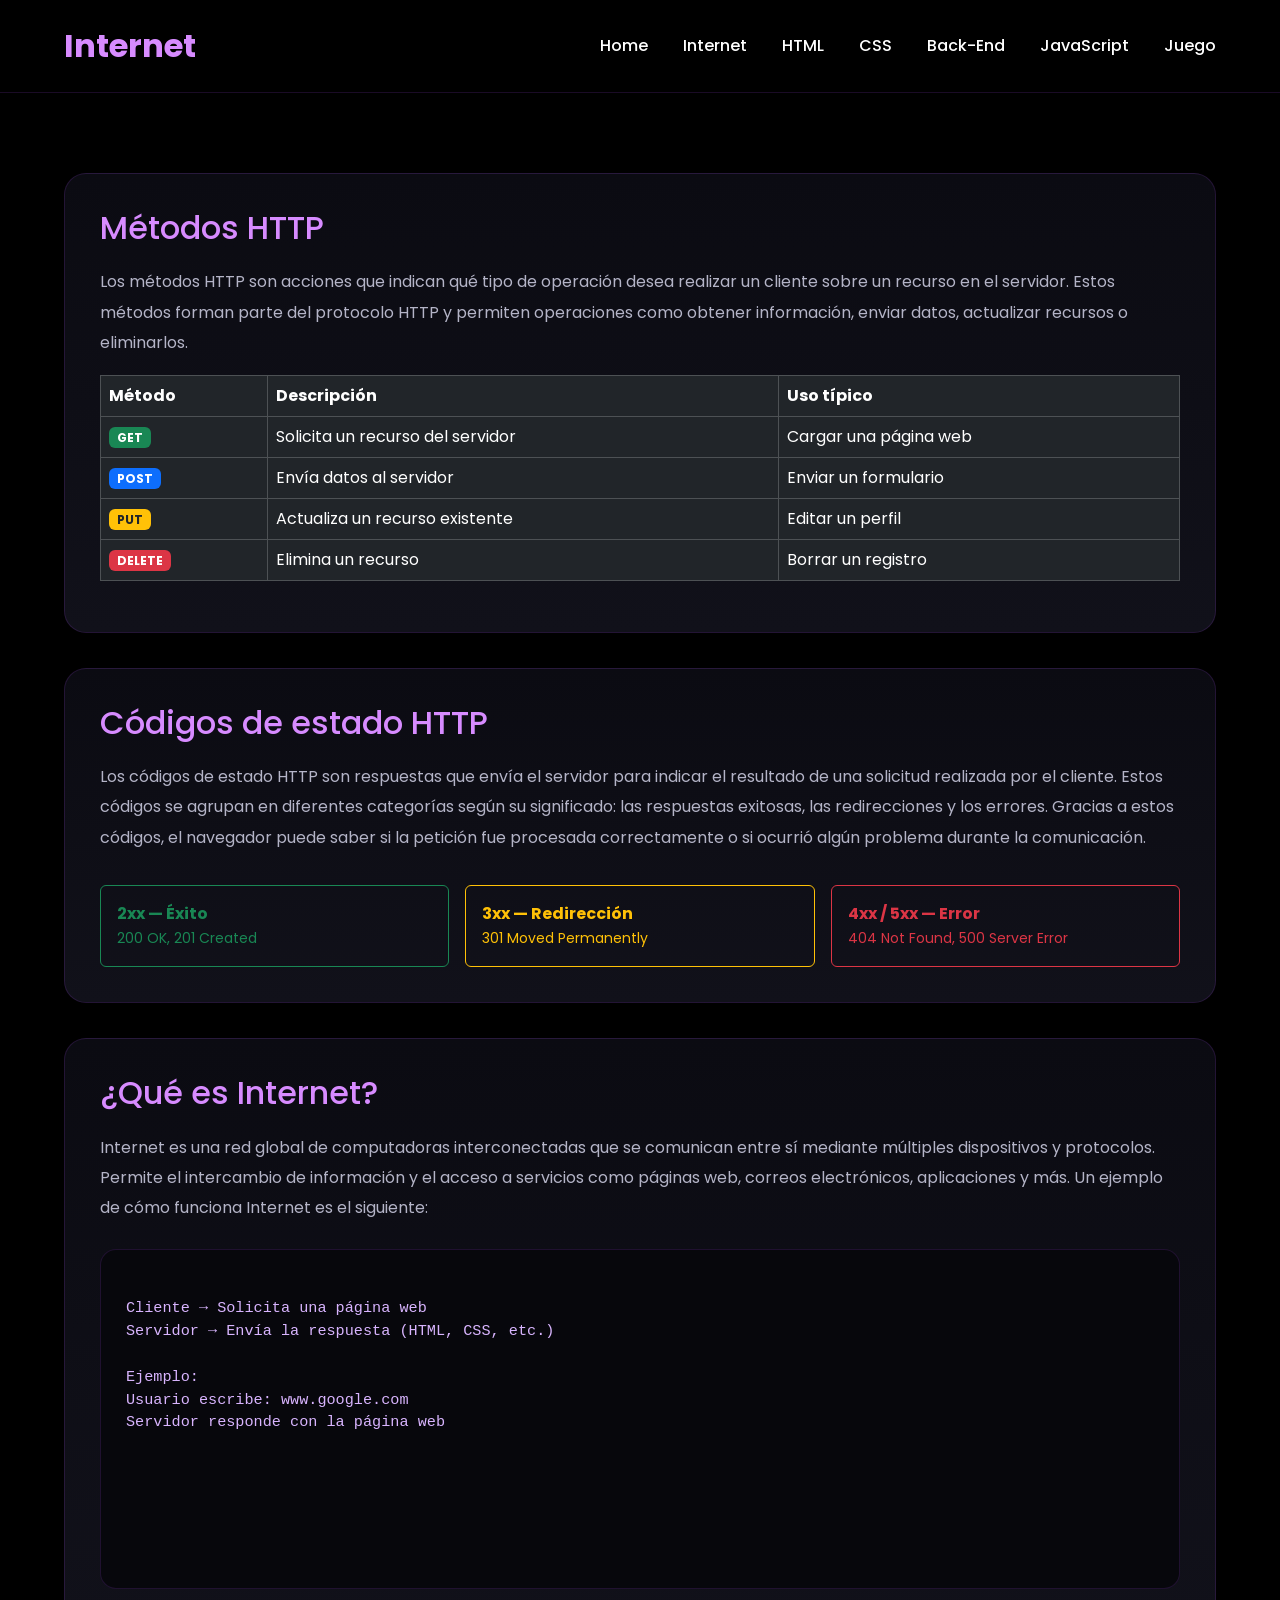
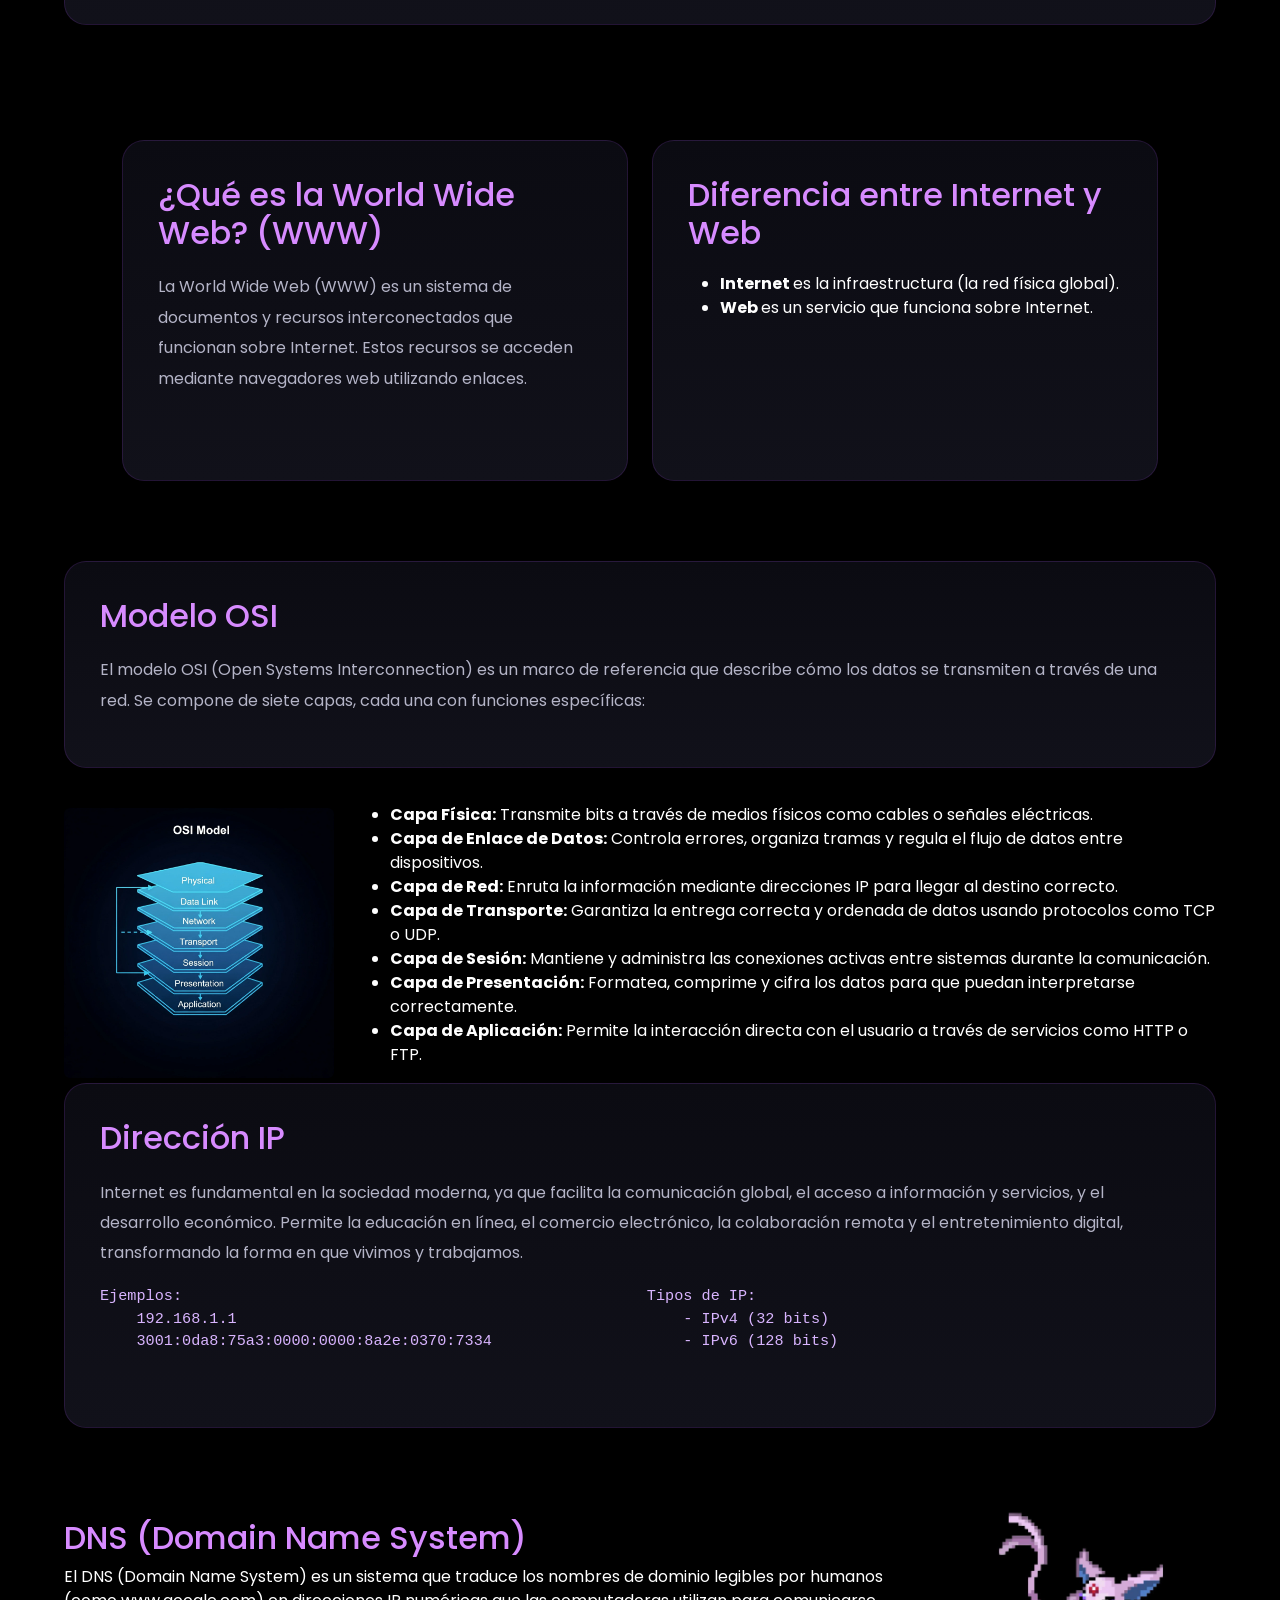
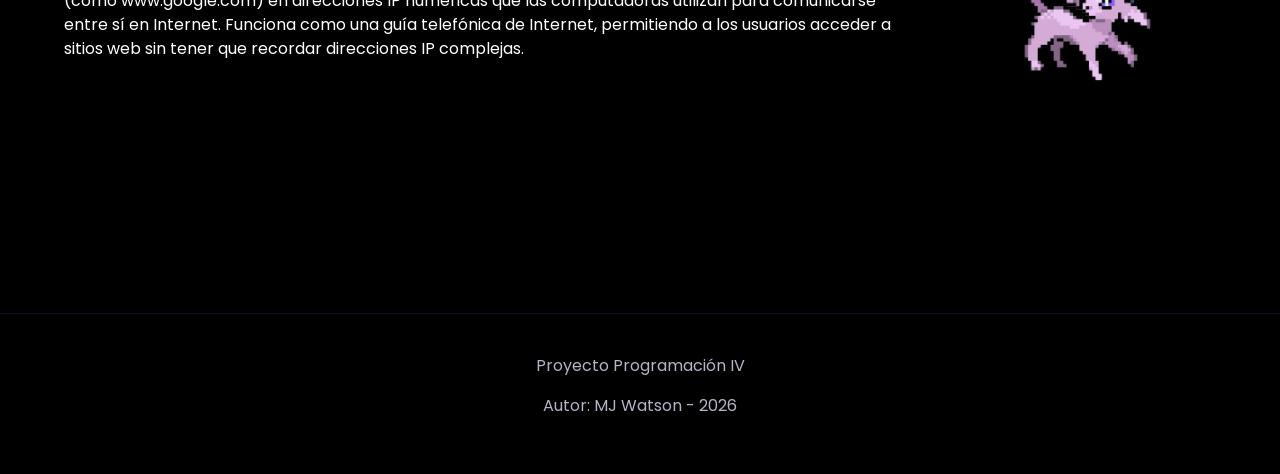
<file: pages/internet.html>
<!DOCTYPE html>
<html lang="es">

<head>
    <meta charset="UTF-8">
    <meta name="viewport" content="width=device-width, initial-scale=1.0">
    <title>Internet</title>
    <link rel="icon" type="image/jpg" href="../img/ditto.jpg">
    <link rel="stylesheet" href="https://cdn.jsdelivr.net/npm/bootstrap@5.3.3/dist/css/bootstrap.min.css">
    <link rel="stylesheet" href="https://cdn.jsdelivr.net/npm/bootstrap-icons@1.11.3/font/bootstrap-icons.min.css">
    <link rel="stylesheet" href="../css/style.css">
    <script src="https://cdn.jsdelivr.net/npm/bootstrap@5.3.3/dist/js/bootstrap.bundle.min.js" defer></script>
</head>

<body>

    <header class="header">

        <div class="container-custom nav-container">

            <a href="../index.html" class="logo">
                Internet
            </a>

            <nav class="nav-links">
                <a href="../index.html">Home</a>
                <a href="internet.html">Internet</a>
                <a href="html.html">HTML</a>
                <a href="css.html">CSS</a>
                <a href="backend.html">Back-End</a>
                <a href="javascript.html">JavaScript</a>
                <a href="juego.html">Juego</a>
            </nav>

        </div>

    </header>

    <section class="content-section container-custom">

        <div class="content-box">

            <h2>Métodos HTTP</h2>
            <p>
                Los métodos HTTP son acciones que indican qué tipo de operación desea realizar un cliente sobre un
                recurso en el servidor.
                Estos métodos forman parte del protocolo HTTP y permiten operaciones como obtener información,
                enviar datos, actualizar recursos o eliminarlos.
            </p>
            <div class="table-responsive mt-3">
                <table class="table table-dark table-bordered table-hover">
                    <thead>
                        <tr>
                            <th>Método</th>
                            <th>Descripción</th>
                            <th>Uso típico</th>
                        </tr>
                    </thead>
                    <tbody>
                        <tr>
                            <td><span class="badge bg-success">GET</span></td>
                            <td>Solicita un recurso del servidor</td>
                            <td>Cargar una página web</td>
                        </tr>
                        <tr>
                            <td><span class="badge bg-primary">POST</span></td>
                            <td>Envía datos al servidor</td>
                            <td>Enviar un formulario</td>
                        </tr>
                        <tr>
                            <td><span class="badge bg-warning text-dark">PUT</span></td>
                            <td>Actualiza un recurso existente</td>
                            <td>Editar un perfil</td>
                        </tr>
                        <tr>
                            <td><span class="badge bg-danger">DELETE</span></td>
                            <td>Elimina un recurso</td>
                            <td>Borrar un registro</td>
                        </tr>
                    </tbody>
                </table>
            </div>
        </div>

        <div class="content-box">
            <h2>Códigos de estado HTTP</h2>
            <p>
                Los códigos de estado HTTP son respuestas que envía el servidor para indicar el resultado de una
                solicitud realizada por el cliente.
                Estos códigos se agrupan en diferentes categorías según su significado: las respuestas exitosas, las
                redirecciones y los errores.
                Gracias a estos códigos, el navegador puede saber si la petición fue procesada correctamente o si
                ocurrió algún problema durante la comunicación.
            </p>
            <div class="row g-3 mt-2">
                <div class="col-md-4">
                    <div class="alert border border-success text-success bg-transparent mb-0"> <strong>2xx —
                            Éxito</strong><br>
                        <small>200 OK, 201 Created</small>
                    </div>
                </div>
                <div class="col-md-4">
                    <div class="alert border border-warning text-warning bg-transparent mb-0"> <strong>3xx —
                            Redirección</strong><br>
                        <small>301 Moved Permanently</small>
                    </div>
                </div>
                <div class="col-md-4">
                    <div class="alert border border-danger text-danger bg-transparent mb-0"> <strong>4xx / 5xx —
                            Error</strong><br>
                        <small>404 Not Found, 500 Server Error</small>
                    </div>
                </div>
            </div>
        </div>
        <div class="content-box">
            <h2>¿Qué es Internet?</h2>

            <p>
                Internet es una red global de computadoras interconectadas que se comunican entre sí mediante múltiples
                dispositivos y protocolos. Permite el intercambio de información y el acceso a servicios como páginas
                web, correos electrónicos, aplicaciones y más.
                Un ejemplo de cómo funciona Internet es el siguiente:
            </p>

            <div class="code-box">

                <pre>

Cliente → Solicita una página web
Servidor → Envía la respuesta (HTML, CSS, etc.)

Ejemplo:
Usuario escribe: www.google.com
Servidor responde con la página web

</pre>
            </div>
        </div>
        <div class="content-section container-custom">
            <div class="row g-4">
                <div class="col-md-6">
                    <div class="content-box h-100">
                        <h2>¿Qué es la World Wide Web? (WWW)</h2>
                        <p>La World Wide Web (WWW) es un sistema de documentos y recursos interconectados que funcionan
                            sobre Internet. Estos recursos se acceden mediante navegadores web utilizando enlaces.</p>
                    </div>
                </div>

                <div class="col-md-6">
                    <div class="content-box h-100">
                        <h2> Diferencia entre Internet y Web</h2>
                        <ul>
                            <li><b>Internet </b>es la infraestructura (la red física global).</li>
                            <li><b>Web </b>es un servicio que funciona sobre Internet.</li>
                        </ul>
                    </div>
                </div>
            </div>
        </div>
        <div class="content-box">
            <h2>Modelo OSI</h2>
            <p>
                El modelo OSI (Open Systems Interconnection) es un marco de referencia que describe cómo los datos
                se transmiten a través de una red. Se compone de siete capas, cada una con funciones específicas:
            </p>
        </div>
        <div class="row align-items-center mt-3">
            <div class="col-md-3 text-center">
                <img src="../img/osi.jpg" class="img-fluid rounded" alt="Modelo OSI">
            </div>
            <div class="col-md-9">
                <ul>
                    <li><b>Capa Física:</b> Transmite bits a través de medios físicos como cables o señales eléctricas.
                    </li>

                    <li><b>Capa de Enlace de Datos:</b> Controla errores, organiza tramas y regula el flujo de datos
                        entre dispositivos.</li>

                    <li><b>Capa de Red:</b> Enruta la información mediante direcciones IP para llegar al destino
                        correcto.</li>

                    <li><b>Capa de Transporte:</b> Garantiza la entrega correcta y ordenada de datos usando protocolos
                        como TCP o UDP.</li>

                    <li><b>Capa de Sesión:</b> Mantiene y administra las conexiones activas entre sistemas durante la
                        comunicación.</li>

                    <li><b>Capa de Presentación:</b> Formatea, comprime y cifra los datos para que puedan interpretarse
                        correctamente.</li>

                    <li><b>Capa de Aplicación:</b> Permite la interacción directa con el usuario a través de servicios
                        como HTTP o FTP.</li>
                </ul>
            </div>
        </div>
        <div class="content-box">
            <h2>Dirección IP</h2>
            <p>
                Internet es fundamental en la sociedad moderna, ya que facilita la comunicación global, el acceso
                a información y servicios, y el desarrollo económico. Permite la educación en línea, el comercio
                electrónico, la colaboración remota y el entretenimiento digital, transformando la forma en que
                vivimos y trabajamos.
            </p>
            <pre>
Ejemplos:                                                   Tipos de IP:
    192.168.1.1                                                 - IPv4 (32 bits)
    3001:0da8:75a3:0000:0000:8a2e:0370:7334                     - IPv6 (128 bits)
                </pre>

        </div>
        <div class="row align-items-center mt-3">
            <div class="col-md-9 ">
                <h2 class="bg-purple">DNS (Domain Name System)</h2>
                <p>
                    El DNS (Domain Name System) es un sistema que traduce los nombres de dominio legibles por humanos
                    (como www.google.com) en direcciones IP numéricas que las computadoras utilizan para comunicarse
                    entre sí en Internet. Funciona como una guía telefónica de Internet, permitiendo a los usuarios
                    acceder a sitios web sin tener que recordar direcciones IP complejas.
                </p>
            </div>
            <div class="col-md-3">
                <img src="../img/espeon.jpg" class="img-fluid rounded" alt="Modelo OSI">
            </div>
        </div>
    </section>

    <footer class="footer">
        <p>Proyecto Programación IV
        </p>
        <p>Autor: MJ Watson - 2026</p>
    </footer>

</body>

</html>
</file>
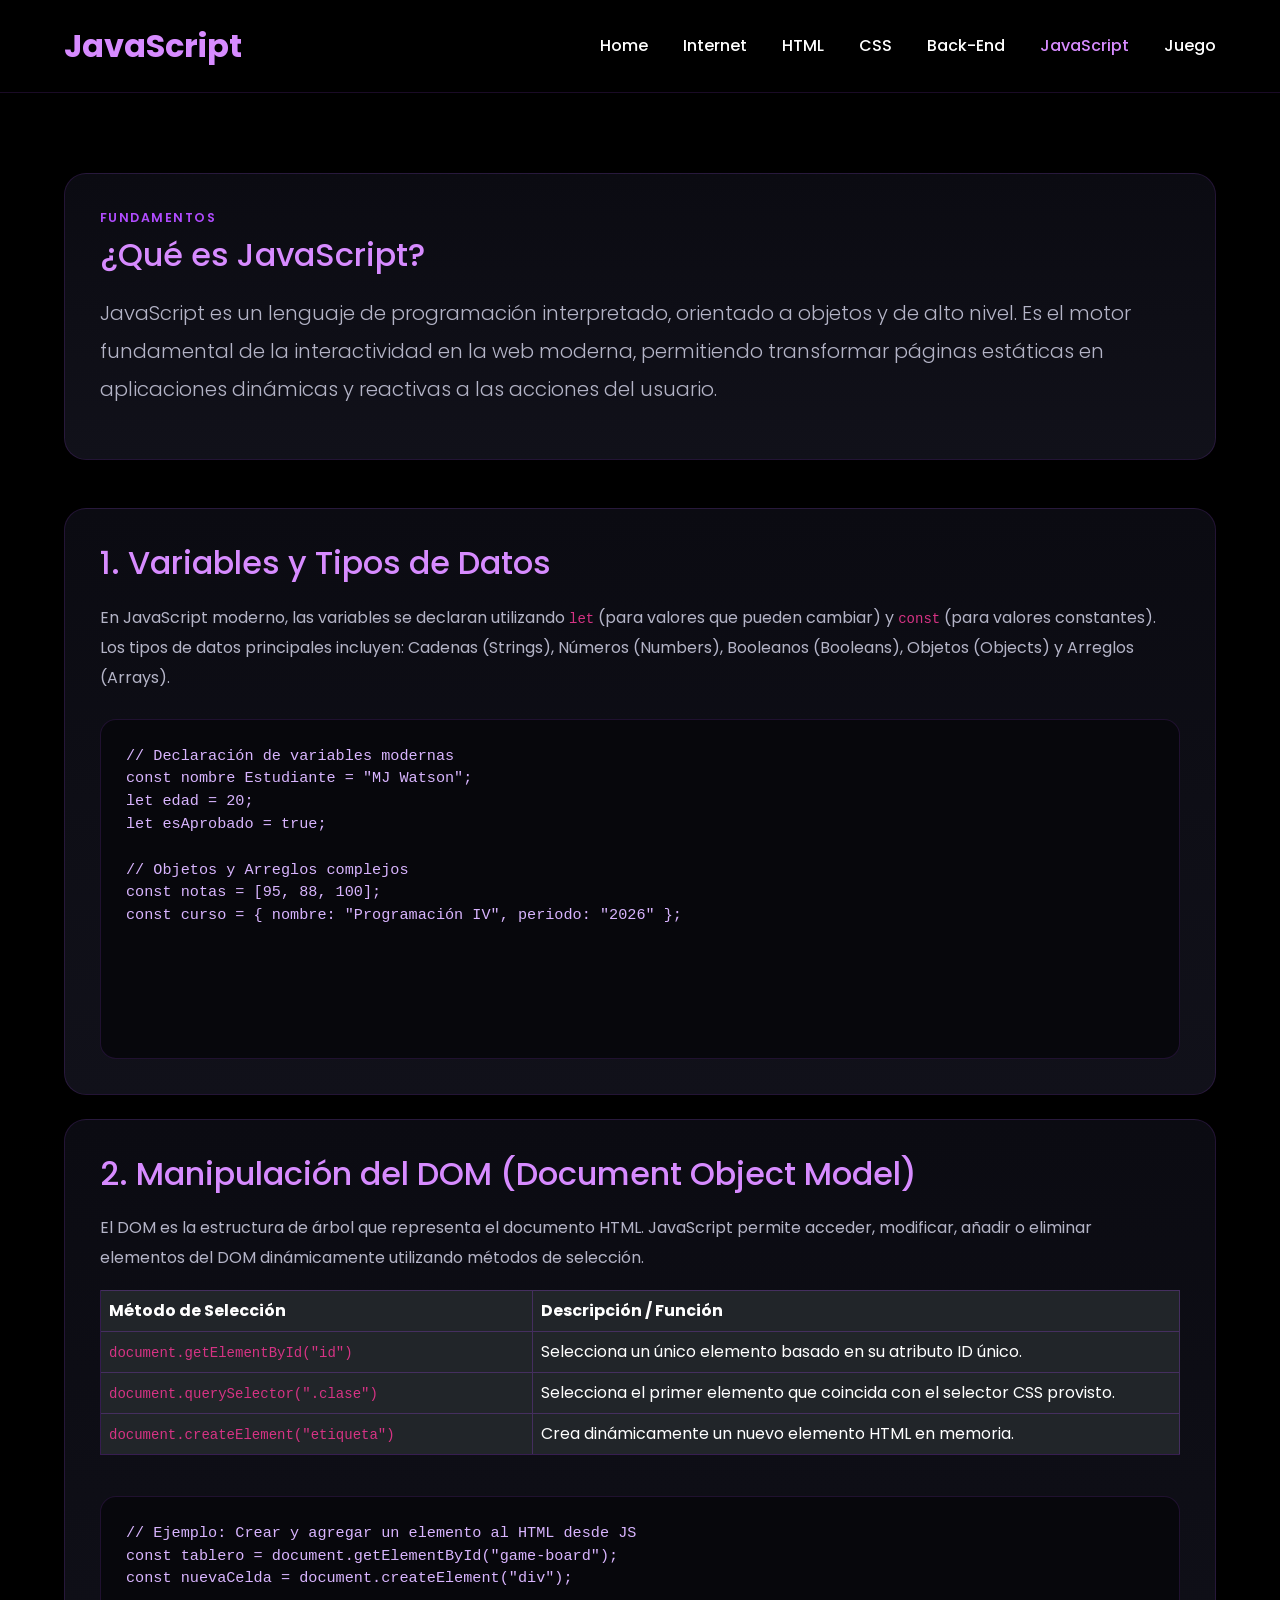
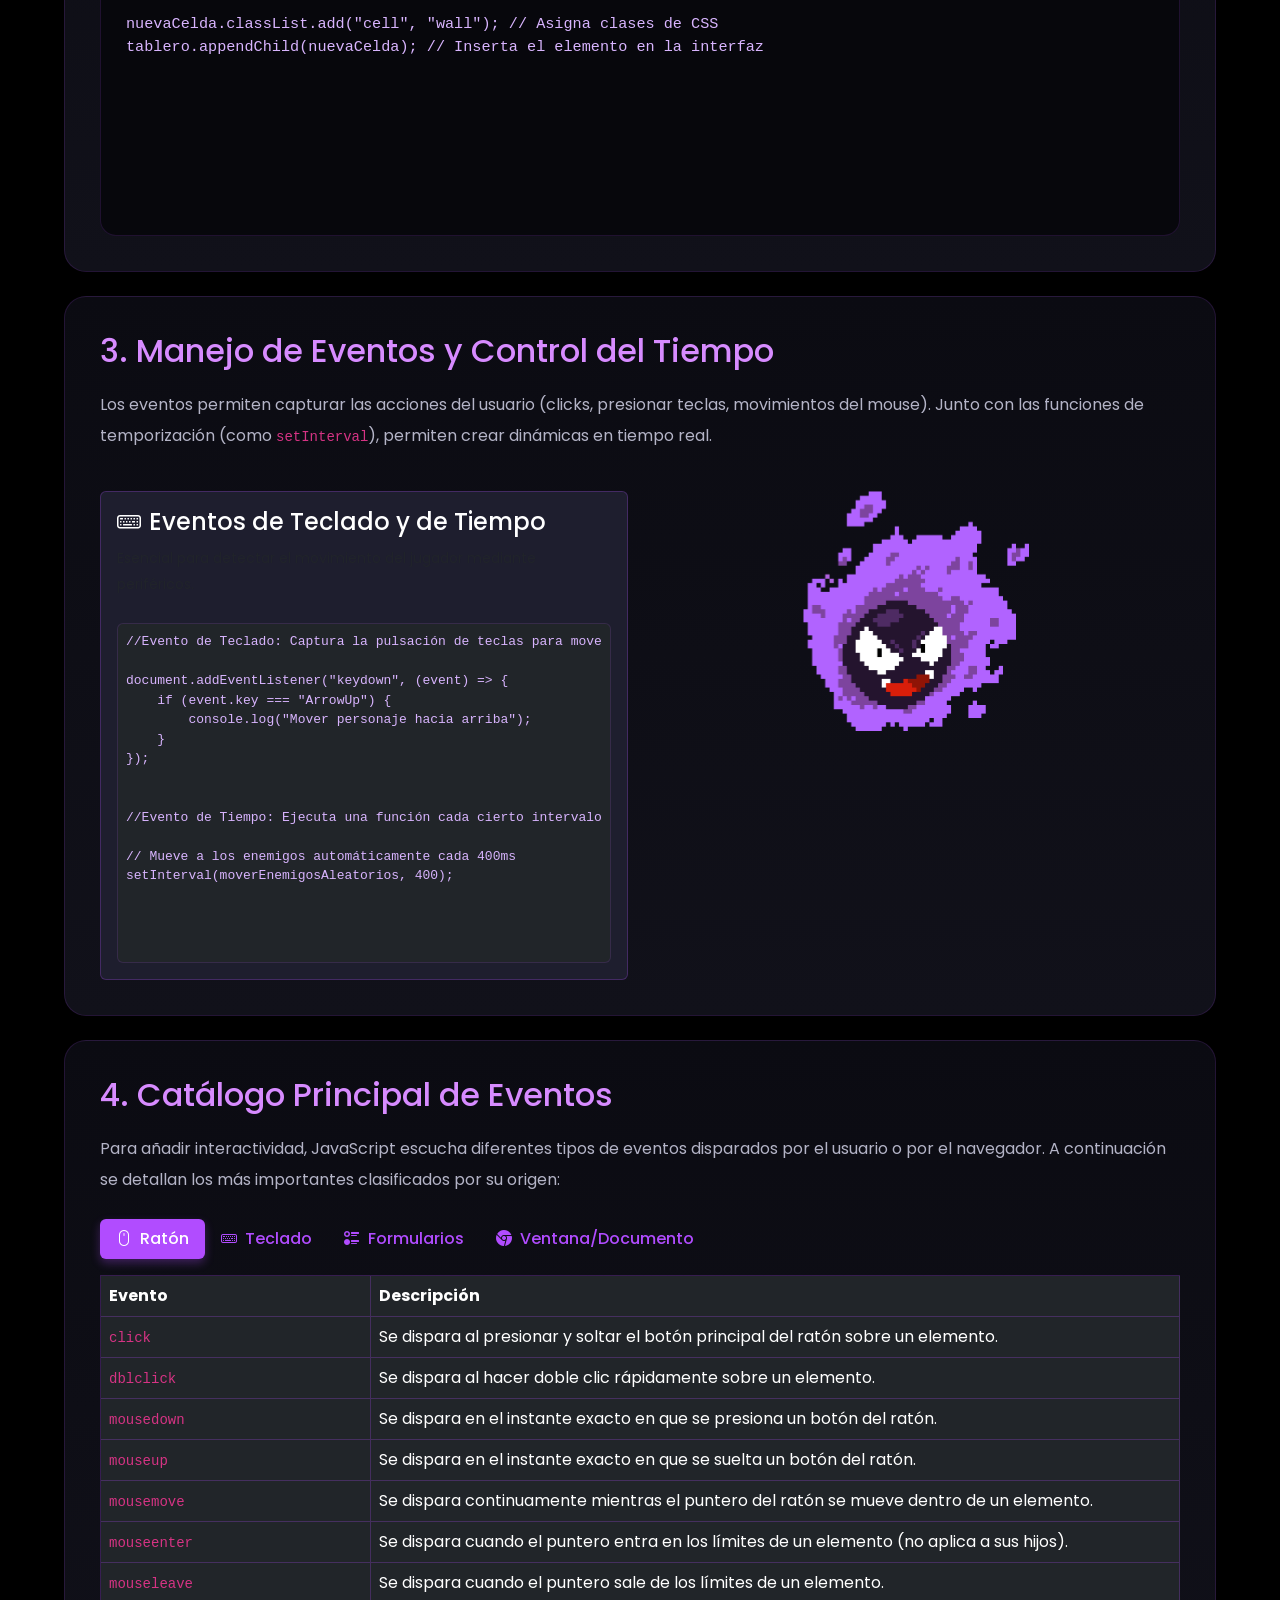
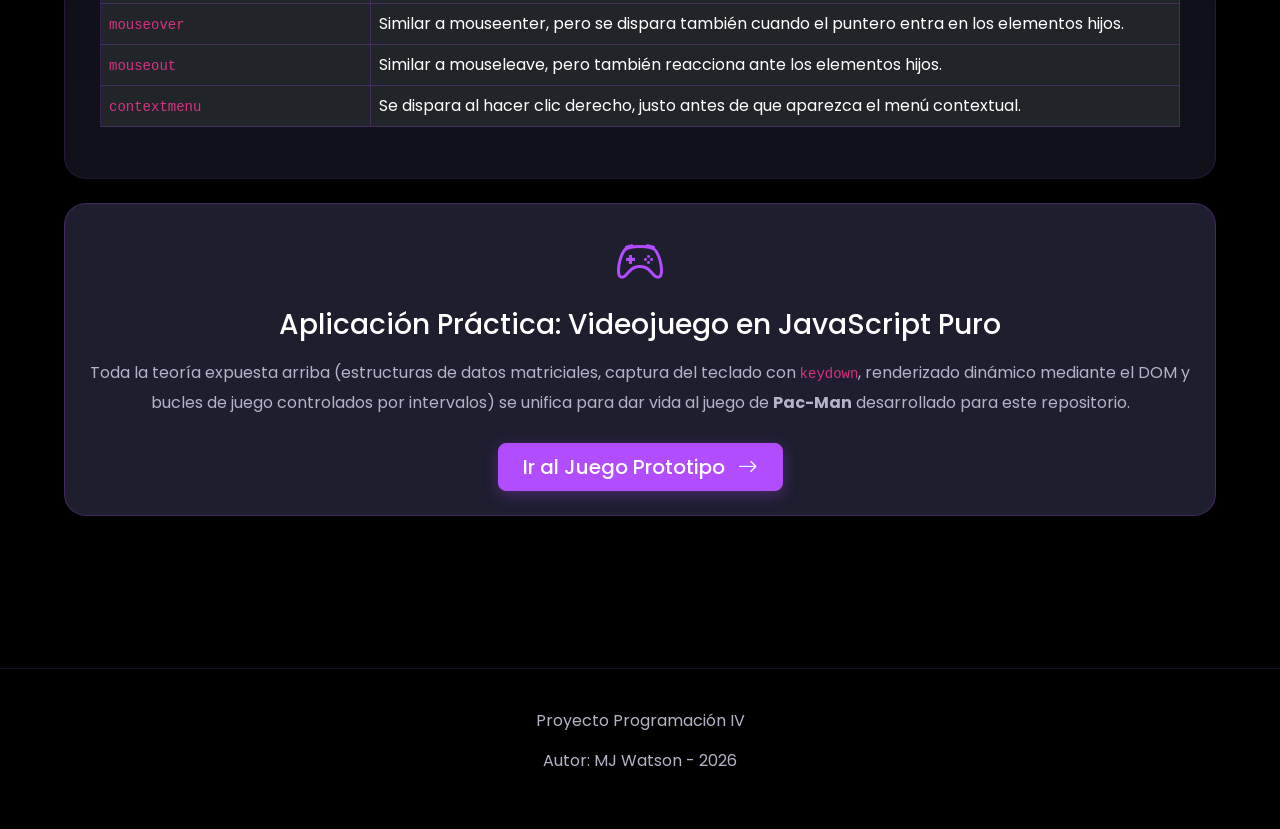
<file: pages/javascript.html>
<!DOCTYPE html>
<html lang="es">

<head>
    <meta charset="UTF-8">
    <meta name="viewport" content="width=device-width, initial-scale=1.0">
    <title>JavaScript - Repositorio P4</title>
    <link rel="icon" type="image/jpg" href="../img/ditto.jpg">

    <link rel="stylesheet" href="https://cdn.jsdelivr.net/npm/bootstrap@5.3.3/dist/css/bootstrap.min.css">
    <link rel="stylesheet" href="https://cdn.jsdelivr.net/npm/bootstrap-icons@1.11.3/font/bootstrap-icons.min.css">
    <link rel="stylesheet" href="../css/style.css">
    <script src="https://cdn.jsdelivr.net/npm/bootstrap@5.3.3/dist/js/bootstrap.bundle.min.js" defer></script>
</head>

<body>

    <header class="header">
        <div class="container-custom nav-container">
            <a href="../index.html" class="logo">
                JavaScript
            </a>
            <nav class="nav-links">
                <a href="../index.html">Home</a>
                <a href="internet.html">Internet</a>
                <a href="html.html">HTML</a>
                <a href="css.html">CSS</a>
                <a href="backend.html">Back-End</a>
                <a href="javascript.html" style="color: var(--primary2);">JavaScript</a>
                <a href="juego.html">Juego</a>
            </nav>
        </div>
    </header>

    <section class="content-section container-custom">

        <div class="content-box mb-5">
            <div class="section-label">Fundamentos</div>
            <h2>¿Qué es JavaScript?</h2>
            <p class="lead">
                JavaScript es un lenguaje de programación interpretado, orientado a objetos y de alto nivel. Es el motor
                fundamental de la interactividad en la web moderna, permitiendo transformar páginas estáticas en
                aplicaciones dinámicas y reactivas a las acciones del usuario.
            </p>
        </div>

        <div class="content-box mb-4">
            <h2>1. Variables y Tipos de Datos</h2>
            <p>
                En JavaScript moderno, las variables se declaran utilizando <code>let</code> (para valores que pueden
                cambiar) y <code>const</code> (para valores constantes). Los tipos de datos principales incluyen:
                Cadenas (Strings), Números (Numbers), Booleanos (Booleans), Objetos (Objects) y Arreglos (Arrays).
            </p>
            <div class="code-box">
                <pre>
// Declaración de variables modernas
const nombre Estudiante = "MJ Watson"; 
let edad = 20; 
let esAprobado = true; 

// Objetos y Arreglos complejos
const notas = [95, 88, 100];
const curso = { nombre: "Programación IV", periodo: "2026" };
                </pre>
            </div>
        </div>

        <div class="content-box mb-4">
            <h2>2. Manipulación del DOM (Document Object Model)</h2>
            <p>
                El DOM es la estructura de árbol que representa el documento HTML. JavaScript permite acceder,
                modificar, añadir o eliminar elementos del DOM dinámicamente utilizando métodos de selección.
            </p>

            <div class="table-responsive my-3">
                <table class="table table-bordered table-dark text-white align-middle"
                    style="border-color: rgba(177,76,255,0.25);">
                    <thead>
                        <tr style="background-color: #2a2a3f;">
                            <th style="width: 40%;">Método de Selección</th>
                            <th>Descripción / Función</th>
                        </tr>
                    </thead>
                    <tbody>
                        <tr>
                            <td><code>document.getElementById("id")</code></td>
                            <td>Selecciona un único elemento basado en su atributo ID único.</td>
                        </tr>
                        <tr>
                            <td><code>document.querySelector(".clase")</code></td>
                            <td>Selecciona el primer elemento que coincida con el selector CSS provisto.</td>
                        </tr>
                        <tr>
                            <td><code>document.createElement("etiqueta")</code></td>
                            <td>Crea dinámicamente un nuevo elemento HTML en memoria.</td>
                        </tr>
                    </tbody>
                </table>
            </div>

            <div class="code-box">
                <pre>
// Ejemplo: Crear y agregar un elemento al HTML desde JS
const tablero = document.getElementById("game-board");
const nuevaCelda = document.createElement("div");

nuevaCelda.classList.add("cell", "wall"); // Asigna clases de CSS
tablero.appendChild(nuevaCelda); // Inserta el elemento en la interfaz
                </pre>
            </div>
        </div>

        <div class="content-box mb-4">
            <h2>3. Manejo de Eventos y Control del Tiempo</h2>
            <p>
                Los eventos permiten capturar las acciones del usuario (clicks, presionar teclas, movimientos del
                mouse). Junto con las funciones de temporización (como <code>setInterval</code>), permiten crear
                dinámicas en tiempo real.
            </p>

            <div class="row g-4 mt-1">
                <div class="col-md-6">
                    <div class="p-3 rounded h-100" style="background:#1e1e2e; border:1px solid rgba(177,76,255,0.25);">
                        <h4 class="text-purple"><i class="bi bi-keyboard me-2"></i>Eventos de Teclado y de Tiempo</h4>
                        <p class="small text-muted">Esencial para detectar el movimiento del jugador mediante
                            periféricos.</p>
                        <div class="code-box bg-dark p-2 rounded">
                            <pre style="font-size: 13px; margin-bottom: 0;">
//Evento de Teclado: Captura la pulsación de teclas para mover al personaje

document.addEventListener("keydown", (event) => {
    if (event.key === "ArrowUp") {
        console.log("Mover personaje hacia arriba");
    }
});


//Evento de Tiempo: Ejecuta una función cada cierto intervalo de tiempo

// Mueve a los enemigos automáticamente cada 400ms
setInterval(moverEnemigosAleatorios, 400);</pre>
                        </div>
                    </div>
                </div>

                <div class="col-md-6 text-center">
                    <img src="../img/ghastly.png" class="img-fluid rounded" alt="Ghastly"
                        style="max-height: 240px; object-fit: contain;">
                </div>
            </div>
        </div>

        <div class="content-box mb-4">
            <h2>4. Catálogo Principal de Eventos</h2>
            <p>
                Para añadir interactividad, JavaScript escucha diferentes tipos de eventos disparados por el usuario o
                por el navegador. A continuación se detallan los más importantes clasificados por su origen:
            </p>

            <ul class="nav nav-pills mb-3 mt-4" id="eventTabs" role="tablist">
                <li class="nav-item" role="presentation">
                    <button class="nav-link active" data-bs-toggle="pill" data-bs-target="#mouse-events"
                        type="button"><i class="bi bi-mouse me-2"></i>Ratón</button>
                </li>
                <li class="nav-item" role="presentation">
                    <button class="nav-link" data-bs-toggle="pill" data-bs-target="#keyboard-events" type="button"><i
                            class="bi bi-keyboard me-2"></i>Teclado</button>
                </li>
                <li class="nav-item" role="presentation">
                    <button class="nav-link" data-bs-toggle="pill" data-bs-target="#form-events" type="button"><i
                            class="bi bi-ui-radios me-2"></i>Formularios</button>
                </li>
                <li class="nav-item" role="presentation">
                    <button class="nav-link" data-bs-toggle="pill" data-bs-target="#window-events" type="button"><i
                            class="bi bi-browser-chrome me-2"></i>Ventana/Documento</button>
                </li>
            </ul>

            <div class="tab-content" id="eventTabsContent">

                <div class="tab-pane fade show active" id="mouse-events" role="tabpanel">
                    <div class="table-responsive">
                        <table class="table table-bordered table-dark text-white align-middle"
                            style="border-color: rgba(177,76,255,0.25);">
                            <thead style="background-color: #2a2a3f;">
                                <tr>
                                    <th style="width: 25%;">Evento</th>
                                    <th>Descripción</th>
                                </tr>
                            </thead>
                            <tbody>
                                <tr>
                                    <td><code>click</code></td>
                                    <td>Se dispara al presionar y soltar el botón principal del ratón sobre un elemento.
                                    </td>
                                </tr>
                                <tr>
                                    <td><code>dblclick</code></td>
                                    <td>Se dispara al hacer doble clic rápidamente sobre un elemento.</td>
                                </tr>
                                <tr>
                                    <td><code>mousedown</code></td>
                                    <td>Se dispara en el instante exacto en que se presiona un botón del ratón.</td>
                                </tr>
                                <tr>
                                    <td><code>mouseup</code></td>
                                    <td>Se dispara en el instante exacto en que se suelta un botón del ratón.</td>
                                </tr>
                                <tr>
                                    <td><code>mousemove</code></td>
                                    <td>Se dispara continuamente mientras el puntero del ratón se mueve dentro de un
                                        elemento.</td>
                                </tr>
                                <tr>
                                    <td><code>mouseenter</code></td>
                                    <td>Se dispara cuando el puntero entra en los límites de un elemento (no aplica a
                                        sus hijos).</td>
                                </tr>
                                <tr>
                                    <td><code>mouseleave</code></td>
                                    <td>Se dispara cuando el puntero sale de los límites de un elemento.</td>
                                </tr>
                                <tr>
                                    <td><code>mouseover</code></td>
                                    <td>Similar a mouseenter, pero se dispara también cuando el puntero entra en los
                                        elementos hijos.</td>
                                </tr>
                                <tr>
                                    <td><code>mouseout</code></td>
                                    <td>Similar a mouseleave, pero también reacciona ante los elementos hijos.</td>
                                </tr>
                                <tr>
                                    <td><code>contextmenu</code></td>
                                    <td>Se dispara al hacer clic derecho, justo antes de que aparezca el menú
                                        contextual.</td>
                                </tr>
                            </tbody>
                        </table>
                    </div>
                </div>

                <div class="tab-pane fade" id="keyboard-events" role="tabpanel">
                    <div class="table-responsive">
                        <table class="table table-bordered table-dark text-white align-middle"
                            style="border-color: rgba(177,76,255,0.25);">
                            <thead style="background-color: #2a2a3f;">
                                <tr>
                                    <th style="width: 25%;">Evento</th>
                                    <th>Descripción</th>
                                </tr>
                            </thead>
                            <tbody>
                                <tr>
                                    <td><code>keydown</code></td>
                                    <td>Se dispara en el instante en que el usuario presiona una tecla.</td>
                                </tr>
                                <tr>
                                    <td><code>keyup</code></td>
                                    <td>Se dispara cuando el usuario suelta la tecla previamente presionada.</td>
                                </tr>
                            </tbody>
                        </table>
                    </div>
                </div>

                <div class="tab-pane fade" id="form-events" role="tabpanel">
                    <div class="table-responsive">
                        <table class="table table-bordered table-dark text-white align-middle"
                            style="border-color: rgba(177,76,255,0.25);">
                            <thead style="background-color: #2a2a3f;">
                                <tr>
                                    <th style="width: 25%;">Evento</th>
                                    <th>Descripción</th>
                                </tr>
                            </thead>
                            <tbody>
                                <tr>
                                    <td><code>focus</code></td>
                                    <td>Se dispara cuando un elemento (como un input) recibe el foco para interactuar
                                        con él.</td>
                                </tr>
                                <tr>
                                    <td><code>blur</code></td>
                                    <td>Se dispara cuando un elemento pierde el foco (por ejemplo, al hacer clic fuera
                                        del input).</td>
                                </tr>
                                <tr>
                                    <td><code>change</code></td>
                                    <td>Se dispara cuando el valor de un elemento <code>&lt;input&gt;</code>,
                                        <code>&lt;select&gt;</code> o <code>&lt;textarea&gt;</code> cambia y además
                                        pierde el foco.
                                    </td>
                                </tr>
                                <tr>
                                    <td><code>select</code></td>
                                    <td>Se dispara cuando el usuario selecciona texto dentro de un campo de texto (input
                                        o textarea).</td>
                                </tr>
                            </tbody>
                        </table>
                    </div>
                </div>

                <div class="tab-pane fade" id="window-events" role="tabpanel">
                    <div class="table-responsive">
                        <table class="table table-bordered table-dark text-white align-middle"
                            style="border-color: rgba(177,76,255,0.25);">
                            <thead style="background-color: #2a2a3f;">
                                <tr>
                                    <th style="width: 25%;">Evento</th>
                                    <th>Descripción</th>
                                </tr>
                            </thead>
                            <tbody>
                                <tr>
                                    <td><code>DOMContentLoaded</code></td>
                                    <td>Se dispara (en el <code>document</code>) cuando el HTML ha sido completamente
                                        cargado y analizado, sin esperar a hojas de estilo o imágenes.</td>
                                </tr>
                                <tr>
                                    <td><code>load</code></td>
                                    <td>Se dispara cuando toda la página y sus recursos dependientes (imágenes, estilos)
                                        han terminado de cargar por completo.</td>
                                </tr>
                                <tr>
                                    <td><code>resize</code></td>
                                    <td>Se dispara continuamente cuando el usuario cambia las dimensiones de la ventana
                                        del navegador.</td>
                                </tr>
                                <tr>
                                    <td><code>scroll</code></td>
                                    <td>Se dispara al mover la barra de desplazamiento de un elemento específico o de la
                                        ventana entera.</td>
                                </tr>
                                <tr>
                                    <td><code>beforeunload</code></td>
                                    <td>Se dispara justo antes de que la ventana, el documento y sus recursos comiencen
                                        a descargarse (útil para diálogos de "guardar cambios").</td>
                                </tr>
                                <tr>
                                    <td><code>unload</code></td>
                                    <td>Se dispara cuando el documento o un elemento hijo se está descargando (la página
                                        se cierra).</td>
                                </tr>
                            </tbody>
                        </table>
                    </div>
                </div>

            </div>
        </div>

        <div class="content-box mb-4 text-center p-4"
            style="background: #1e1e2e; border: 1px solid rgba(177,76,255,0.25);">
            <div class="mb-2"><i class="bi bi-controller" style="font-size: 3rem; color: #b14cff;"></i></div>
            <h3>Aplicación Práctica: Videojuego en JavaScript Puro</h3>
            <p class="mt-3">
                Toda la teoría expuesta arriba (estructuras de datos matriciales, captura del teclado con
                <code>keydown</code>, renderizado dinámico mediante el DOM y bucles de juego controlados por intervalos)
                se unifica para dar vida al juego de <strong>Pac-Man</strong> desarrollado para este repositorio.
            </p>

            <a href="juego.html" class="btn btn-lg text-white mt-2 px-4 py-2"
                style="background-color: #b14cff; border-color: #b14cff; font-weight: 500; box-shadow: 0 4px 15px rgba(177, 76, 255, 0.3);">
                Ir al Juego Prototipo <i class="bi bi-arrow-right ms-2"></i>
            </a>
        </div>

    </section>

    <footer class="footer mt-5">
        <p>Proyecto Programación IV</p>
        <p>Autor: MJ Watson - 2026</p>
    </footer>

</body>

</html>
</file>
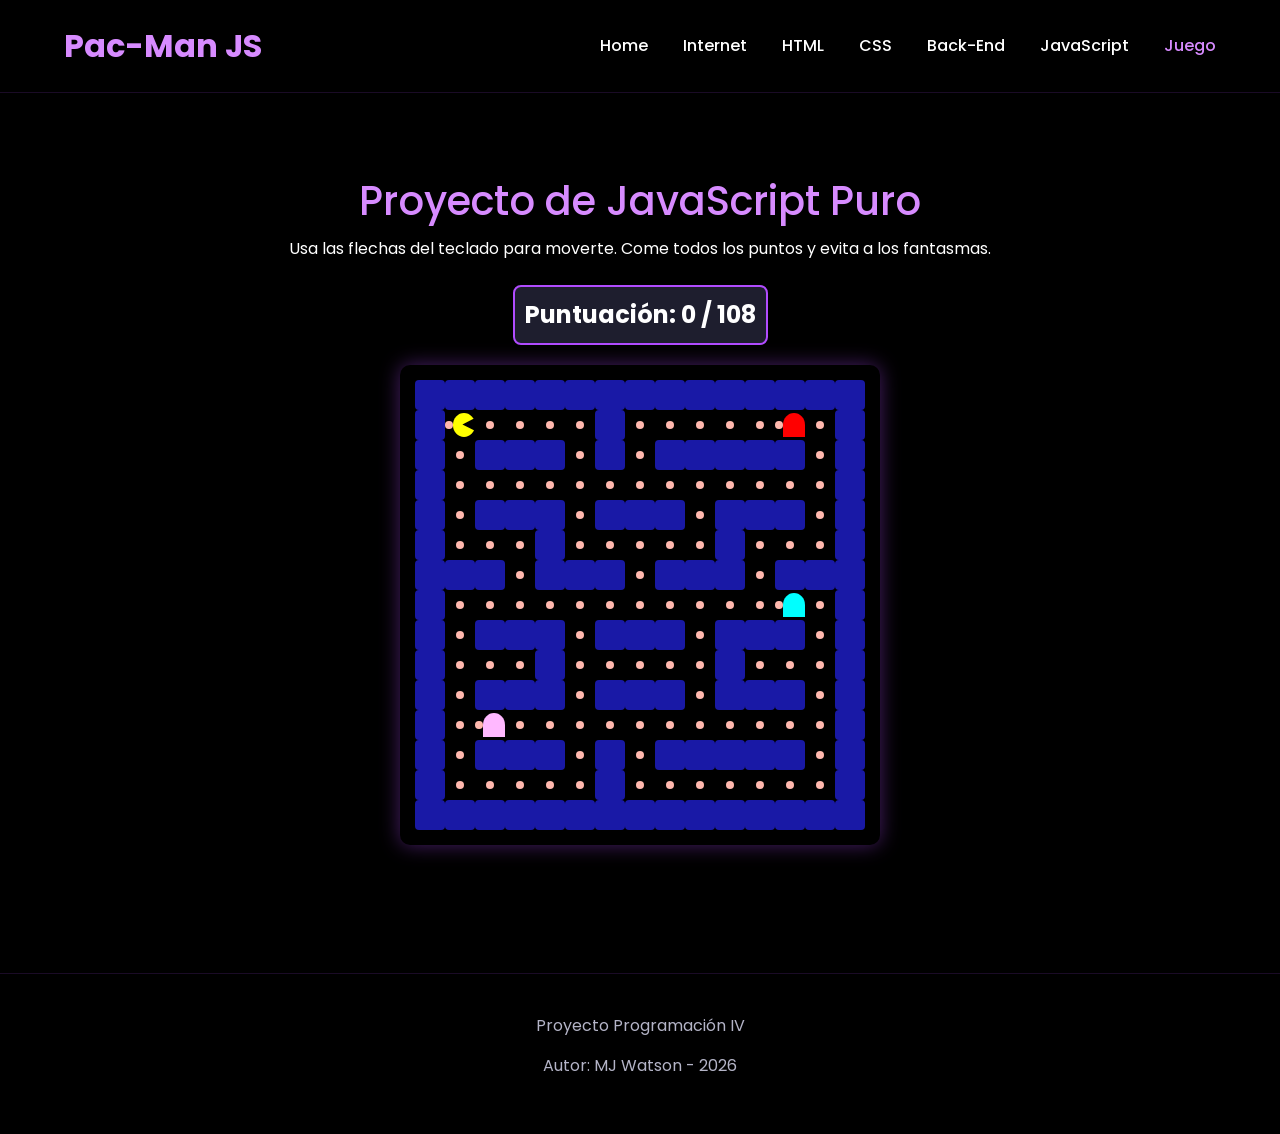
<file: pages/juego.html>
<!DOCTYPE html>
<html lang="es">

<head>
    <meta charset="UTF-8">
    <meta name="viewport" content="width=device-width, initial-scale=1.0">
    <title>Juego Pac-Man - Repositorio P4</title>
    <link rel="icon" type="image/jpg" href="../img/ditto.jpg">

    <link rel="stylesheet" href="https://cdn.jsdelivr.net/npm/bootstrap@5.3.3/dist/css/bootstrap.min.css">
    <link rel="stylesheet" href="https://cdn.jsdelivr.net/npm/bootstrap-icons@1.11.3/font/bootstrap-icons.min.css">
    <link rel="stylesheet" href="../css/style.css">
    <script src="https://cdn.jsdelivr.net/npm/bootstrap@5.3.3/dist/js/bootstrap.bundle.min.js" defer></script>

    <style>
        #game-info {
            text-align: center;
            margin-top: 20px;
            font-size: 24px;
            font-weight: bold;
            color: white;
            background-color: #1e1e2e;
            padding: 10px;
            border-radius: 8px;
            border: 2px solid #B14CFF;
            width: max-content;
            margin-left: auto;
            margin-right: auto;
        }

        /* REQUISITO: Interfaz visual simple pero funcional */
        #game-board {
            display: grid;
            grid-template-columns: repeat(15, 30px);
            gap: 0px;
            justify-content: center;
            margin-top: 20px;
            background-color: black;
            padding: 15px;
            border-radius: 10px;
            width: max-content;
            margin-left: auto;
            margin-right: auto;
            box-shadow: 0px 0px 20px rgba(177, 76, 255, 0.4);
        }

        .cell {
            width: 30px;
            height: 30px;
            display: flex;
            justify-content: center;
            align-items: center;
        }

        .wall {
            background-color: #1919A6;
            border-radius: 4px;
        }

        .dot {
            width: 8px;
            height: 8px;
            background-color: #FFB8AE;
            border-radius: 50%;
        }

        .player {
            width: 24px;
            height: 24px;
            background-color: yellow;
            border-radius: 50%;
            clip-path: polygon(100% 74%, 44% 48%, 100% 21%, 100% 0, 74% 0, 0 0, 0 100%, 100% 100%);
        }

        .ghost {
            width: 24px;
            height: 24px;
            border-radius: 50% 50% 0 0;
            position: relative;
        }
    </style>
</head>

<body>

    <header class="header">
        <div class="container-custom nav-container">
            <a href="../index.html" class="logo">
                Pac-Man JS
            </a>
            <nav class="nav-links">
                <a href="../index.html">Home</a>
                <a href="internet.html">Internet</a>
                <a href="html.html">HTML</a>
                <a href="css.html">CSS</a>
                <a href="backend.html">Back-End</a>
                <a href="javascript.html">JavaScript</a>
                <a href="juego.html" style="color: var(--primary2);">Juego</a>
            </nav>
        </div>
    </header>

    <section class="content-section container-custom">
        <div class="text-center mb-4 text-white">
            <h1 class="bg-purple d-inline-block px-3 py-1 rounded">Proyecto de JavaScript Puro</h1>
            <p>Usa las flechas del teclado para moverte. Come todos los puntos y evita a los fantasmas.</p>
        </div>

        <div id="game-info">Puntuación: <span id="score">0</span> / <span id="total">0</span></div>
        <div id="game-board"></div>
    </section>
    <script src="../js/juego.js"></script>

    <footer class="footer mt-5">
        <p>Proyecto Programación IV</p>
        <p>Autor: MJ Watson - 2026</p>
    </footer>

</body>

</html>
</file>
<file: css/style.css>
@import url('https://fonts.googleapis.com/css2?family=Poppins:wght@300;400;500;600;700&display=swap');

:root {

    --bg: #000000;
    --card: #0b0b12;
    --card2: #11111a;

    --text: #ffffff;
    --muted: #b4b4c7;

    --primary: #b14cff;
    --primary2: #d78bff;

    --border: #7426b8;

    --shadow: rgba(177, 76, 255, 0.25);
}

.card-link {

    text-decoration: none;

    color: inherit;

    display: block;

    height: 100%;
}

.mi-imagen {
    width: 300px;
    height: 300px;
    object-fit: cover;
    border-radius: 40px;
    padding: 20px;
}

.bg-purple {
    color: var(--primary2);
}


.inner-card {
    display: flex;
    flex-direction: column;
    height: 100%;
}

.code-box {
    margin-top: auto;
    min-height: 340px;
}


.code-box {
    margin-top: auto;
}

* {
    margin: 0;
    padding: 0;
    box-sizing: border-box;
}

html {
    scroll-behavior: smooth;
}

body {

    background: var(--bg);

    color: var(--text);

    font-family: 'Poppins', sans-serif;

    overflow-x: hidden;
}

::-webkit-scrollbar {
    width: 10px;
}

::-webkit-scrollbar-track {
    background: #080808;
}

::-webkit-scrollbar-thumb {
    background: var(--primary);
    border-radius: 20px;
}

.container-custom {
    width: 90%;
    max-width: 1300px;
    margin: auto;
}

.header {
    position: sticky;
    top: 0;
    z-index: 999;
    background: rgba(0, 0, 0, 0.85);
    backdrop-filter: blur(10px);
    border-bottom: 1px solid rgba(177, 76, 255, 0.15);
}

.nav-container {
    display: flex;
    justify-content: space-between;
    align-items: center;
    padding: 22px 0;
}

.logo {
    text-decoration: none;
    color: var(--primary2);
    font-size: 2rem;
    font-weight: 700;
    transition: 0.3s;
}

.logo:hover {
    color: white;
}

.nav-links {
    display: flex;
    gap: 35px;
}

.nav-links a {
    color: white;
    text-decoration: none;
    transition: 0.3s;
    position: relative;
    font-weight: 500;
}

.nav-links a:hover {
    color: var(--primary2);
}

.nav-links a::after {

    content: "";

    position: absolute;

    left: 0;

    bottom: -6px;

    width: 0%;

    height: 2px;

    background: var(--primary);

    transition: 0.3s;
}

.nav-links a:hover::after {

    width: 100%;
}

.hero {
    min-height: 90vh;
    display: flex;
    align-items: center;
    justify-content: space-between;
    gap: 80px;
    padding: 80px 0;
}

.hero-text {
    flex: 1;
}

.hero-text h1 {
    font-size: 5rem;
    margin-bottom: 25px;
    line-height: 1.1;
    font-weight: 800;
}

.hero-text p {
    color: var(--muted);
    margin-bottom: 35px;
    font-size: 1.2rem;
    line-height: 1.8;
    max-width: 650px;
}

.hero-image {
    flex: 1;
    text-align: center;
    display: flex;
    justify-content: center;
}

.hero-image img {
    width: 100%;

    max-width: 430px;

    image-rendering: pixelated;

    animation: float 4s ease-in-out infinite;

    z-index: 2;
}

.hero-image::before {

    content: "";

    position: absolute;

    width: 300px;

    height: 300px;

    background: radial-gradient(circle, rgba(177, 76, 255, 0.45) 0%, rgba(0, 0, 0, 0) 70%);

    filter: blur(40px);

    z-index: 1;
}


@keyframes float {

    0% {
        transform: translateY(0px);
    }

    50% {
        transform: translateY(-15px);
    }

    100% {
        transform: translateY(0px);
    }
}

.btn-custom {

    display: inline-flex;

    align-items: center;

    gap: 10px;

    padding: 15px 32px;

    border-radius: 14px;

    border: 1px solid var(--primary);

    text-decoration: none;

    color: var(--primary2);

    font-weight: 600;

    transition: 0.3s;
}

.btn-custom:hover {

    background: var(--primary);

    color: white;

    box-shadow: 0 0 25px var(--shadow);
}

.content-section {

    padding: 60px 0;
}

.section-title {

    font-size: 2.5rem;

    margin-bottom: 35px;

    font-weight: 700;
}

.card-grid {

    display: grid;

    grid-template-columns: repeat(auto-fit, minmax(250px, 1fr));

    gap: 25px;
}

.card-dark {

    background: linear-gradient(180deg, #0b0b12, #11111a);

    border: 1px solid rgba(177, 76, 255, 0.18);

    border-radius: 24px;

    padding: 45px 30px;

    transition: 0.35s ease;

    position: relative;

    overflow: hidden;

    cursor: pointer;

    text-align: center;

    height: 100%;
}



.card-dark::before {

    content: "";

    position: absolute;

    inset: 0;

    background: radial-gradient(circle at top left, rgba(177, 76, 255, 0.15), transparent 50%);

    opacity: 0;

    transition: 0.4s;
}

.card-dark:hover::before {

    opacity: 1;
}

.card-dark:hover {

    transform: translateY(-10px) scale(1.02);

    border-color: #b14cff;

    box-shadow:
        0 0 30px rgba(177, 76, 255, 0.18),
        0 0 60px rgba(177, 76, 255, 0.08);
}

.card-dark h3 {

    font-size: 1.8rem;

    margin-bottom: 15px;

    text-align: center;
}

.card-dark p {

    color: var(--muted);

    line-height: 1.8;

    margin-bottom: 20px;

    text-align: center;
}

.code-box {
    background: #111118;
    border: 1px solid var(--border);
    padding: 20px;
    border-radius: 15px;
    overflow-x: auto;
    margin-top: 20px;
}

.code-box {

    margin-top: 25px;

    background: #07070c;

    border: 1px solid rgba(177, 76, 255, 0.15);

    border-radius: 16px;

    padding: 25px;

    overflow-x: auto;
}

pre {

    color: #d8b4fe;

    font-size: 0.95rem;
}

.content-section {
    padding: 80px 0;
}

.content-box p {

    color: var(--muted);

    line-height: 1.9;
}

.content-box {

    background: linear-gradient(180deg, #0b0b12, #11111a);

    border: 1px solid rgba(177, 76, 255, 0.15);

    border-radius: 22px;

    padding: 35px;

    margin-bottom: 35px;
}

.content-box h2 {

    color: var(--primary2);

    margin-bottom: 20px;

    font-size: 2rem;
}

.content-box p {
    color: var(--muted);
}

.footer {

    border-top: 1px solid rgba(177, 76, 255, 0.15);

    margin-top: 100px;

    padding: 40px 0;

    text-align: center;

    color: var(--muted);
}

.btn-custom {
    display: inline-block;
    padding: 12px 25px;
    background: var(--primary);
    color: white;
    text-decoration: none;
    border-radius: 10px;
    margin-top: 20px;
    transition: 0.3s;
    ;
}

.btn-custom:hover {
    background: var(--primary-light);
}

.content-image {

    margin-top: 25px;

    border-radius: 18px;

    overflow: hidden;

    border: 1px solid rgba(177, 76, 255, 0.2);
}

.content-image img {

    width: 100%;

    display: block;
}


@media(max-width:1100px) {

    .hero {

        flex-direction: column;

        text-align: center;
    }

    .hero-text p {

        margin: auto;

        margin-bottom: 35px;
    }

    .hero-text h1 {

        font-size: 4rem;
    }
}

@media(max-width:700px) {

    .nav-container {

        flex-direction: column;

        gap: 20px;
    }

    .nav-links {

        flex-wrap: wrap;

        justify-content: center;

        gap: 20px;
    }

    .hero-text h1 {

        font-size: 3rem;
    }

    .section-title {

        font-size: 2rem;
    }
}

.icon-card {

    width: 110px;

    height: 110px;

    border-radius: 50%;

    display: flex;

    justify-content: center;

    align-items: center;

    margin: auto;

    margin-bottom: 30px;

    font-size: 4rem;

    color: #d78bff;

    background: rgba(177, 76, 255, 0.08);

    border: 1px solid rgba(177, 76, 255, 0.2);

    box-shadow:
        0 0 20px rgba(177, 76, 255, 0.15),
        inset 0 0 20px rgba(177, 76, 255, 0.05);

    transition: 0.35s ease;
}

.card-dark:hover .icon-card {

    transform: scale(1.08);

    box-shadow:
        0 0 30px rgba(177, 76, 255, 0.25),
        0 0 60px rgba(177, 76, 255, 0.12);
}

.card-dark::after {

    content: "";

    position: absolute;

    inset: 0;

    background: linear-gradient(135deg,
            rgba(177, 76, 255, 0.08),
            transparent 40%);

    opacity: 0;

    transition: 0.4s;
}

.card-dark:hover::after {

    opacity: 1;
}

#game-info {
    text-align: center;
    margin-top: 20px;
    font-size: 24px;
    font-weight: bold;
    color: white;
}

#game-board {
    display: grid;
    /* Tablero de 15x15 */
    grid-template-columns: repeat(15, 30px);
    gap: 0px;
    justify-content: center;
    margin-top: 20px;
    background-color: black;
    padding: 10px;
    border-radius: 10px;
    width: max-content;
    margin-left: auto;
    margin-right: auto;
}

.cell {
    width: 30px;
    height: 30px;
    display: flex;
    justify-content: center;
    align-items: center;
}

.wall {
    background-color: #1919A6;
    border-radius: 4px;
}

.dot {
    width: 6px;
    height: 6px;
    background-color: #FFB8AE;
    border-radius: 50%;
}

.player {
    width: 24px;
    height: 24px;
    background-color: yellow;
    border-radius: 50%;
    /* Animación de boca de Pacman con CSS clip-path (opcional) */
    clip-path: polygon(100% 74%, 44% 48%, 100% 21%, 100% 0, 74% 0, 0 0, 0 100%, 100% 100%);
}

.ghost {
    width: 24px;
    height: 24px;
    background-color: #FF0000;
    border-radius: 50% 50% 0 0;
    position: relative;
}

.nav-pills .nav-link.active {
    background-color: #b14cff !important;
    color: white !important;
    box-shadow: 0 4px 10px rgba(177, 76, 255, 0.3);
}

.nav-pills .nav-link {
    color: #b14cff;
    font-weight: 500;
}

.nav-pills .nav-link:hover {
    color: #d18aff;
}

.inner-card {
    background: #1e1e2e;
    border: 1px solid rgba(177, 76, 255, 0.25);
    border-radius: 14px;
    padding: 20px;
    height: 100%;
}

.inner-card strong {
    color: var(--primary2);
    display: block;
    margin-bottom: 10px;
}

.inner-card small,
.inner-card p {
    color: var(--muted);
    line-height: 1.7;
    font-size: 0.9rem;
}

.diff-badge {
    display: inline-block;
    padding: 3px 12px;
    border-radius: 20px;
    font-size: 0.78rem;
    font-weight: 600;
    margin-bottom: 10px;
}

.diff-badge.controller {
    background: rgba(59, 130, 246, 0.15);
    color: #93c5fd;
    border: 1px solid rgba(59, 130, 246, 0.3);
}

.diff-badge.rest {
    background: rgba(52, 211, 153, 0.15);
    color: #6ee7b7;
    border: 1px solid rgba(52, 211, 153, 0.3);
}

.section-label {
    font-size: 0.78rem;
    font-weight: 600;
    letter-spacing: 0.12em;
    text-transform: uppercase;
    color: var(--primary);
    margin-bottom: 8px;
}

.tip-box {
    background: rgba(177, 76, 255, 0.07);
    border-left: 3px solid var(--primary);
    border-radius: 0 12px 12px 0;
    padding: 14px 20px;
    margin-top: 18px;
    color: var(--muted);
    font-size: 0.9rem;
    line-height: 1.7;
}

.thymeleaf-attr {
    display: inline-block;
    background: rgba(177, 76, 255, 0.12);
    color: var(--primary2);
    border-radius: 6px;
    padding: 1px 8px;
    font-family: monospace;
    font-size: 0.88rem;
}
</file>
